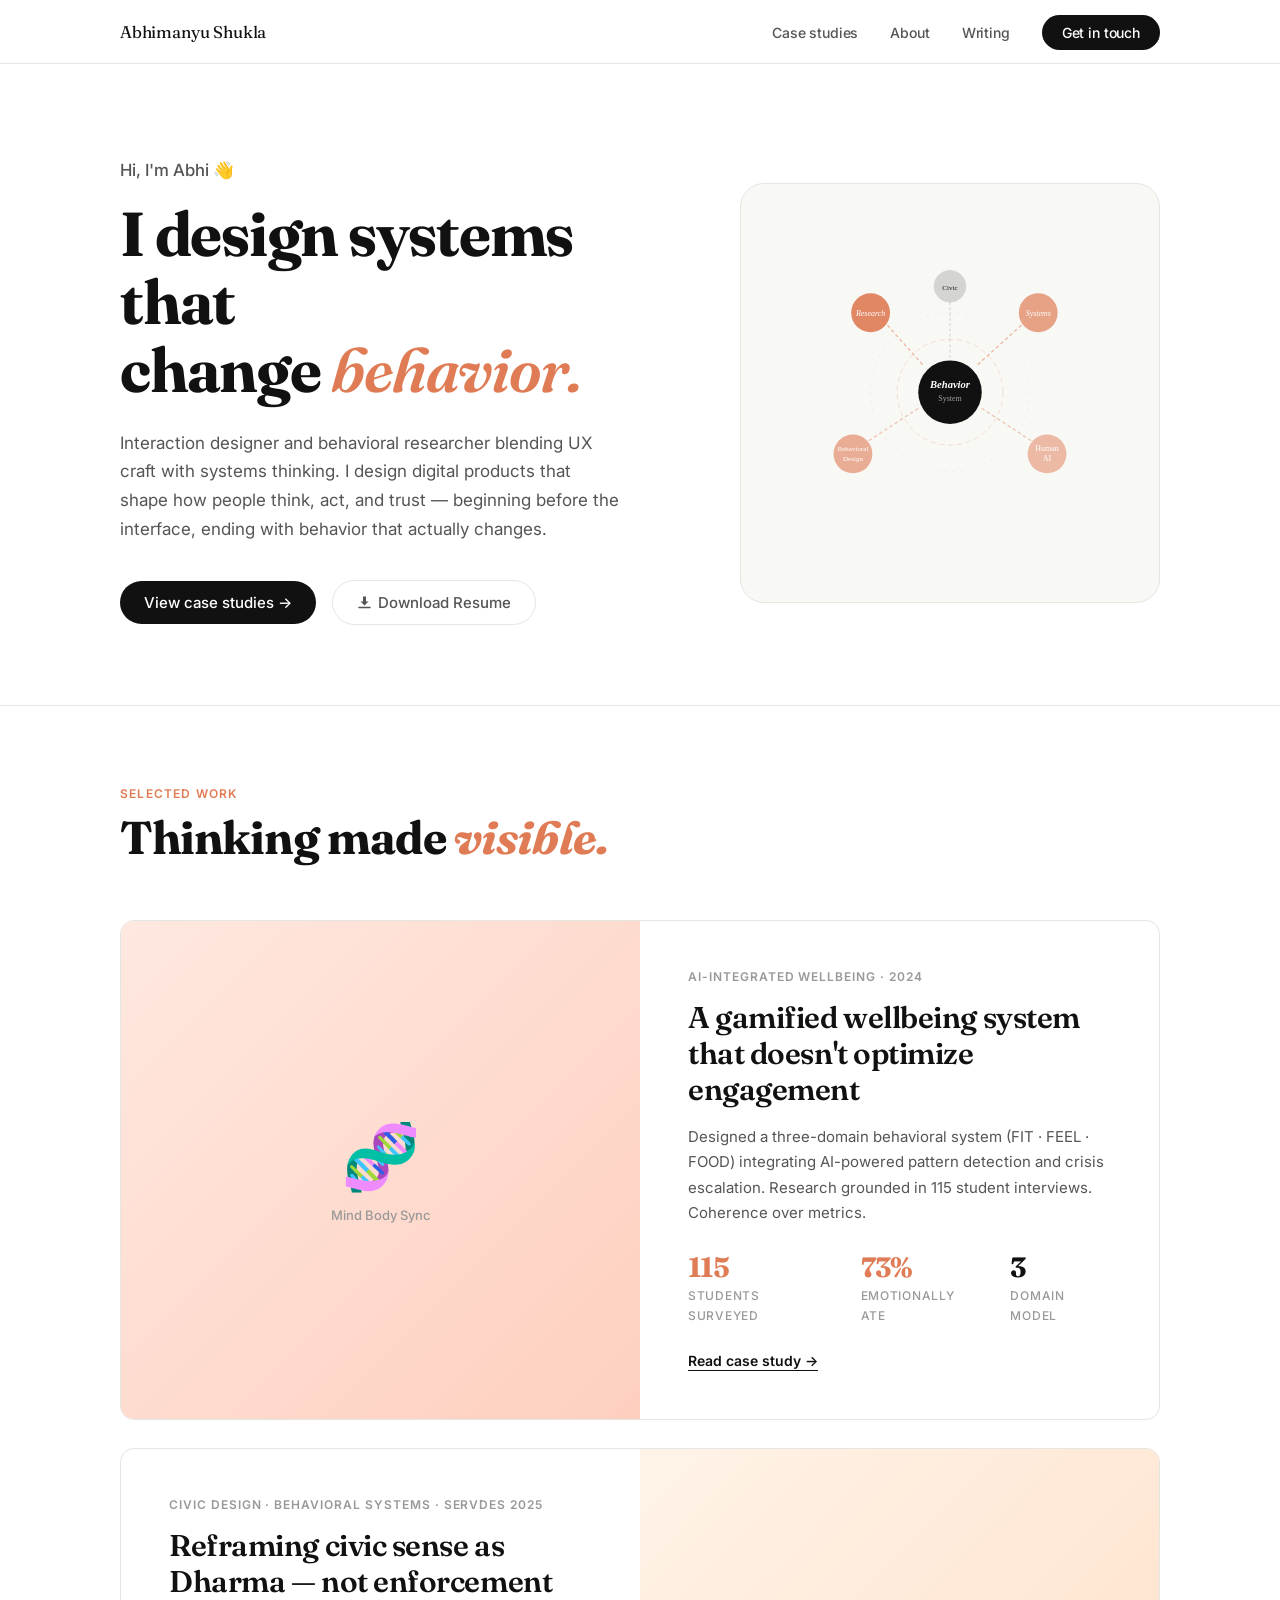
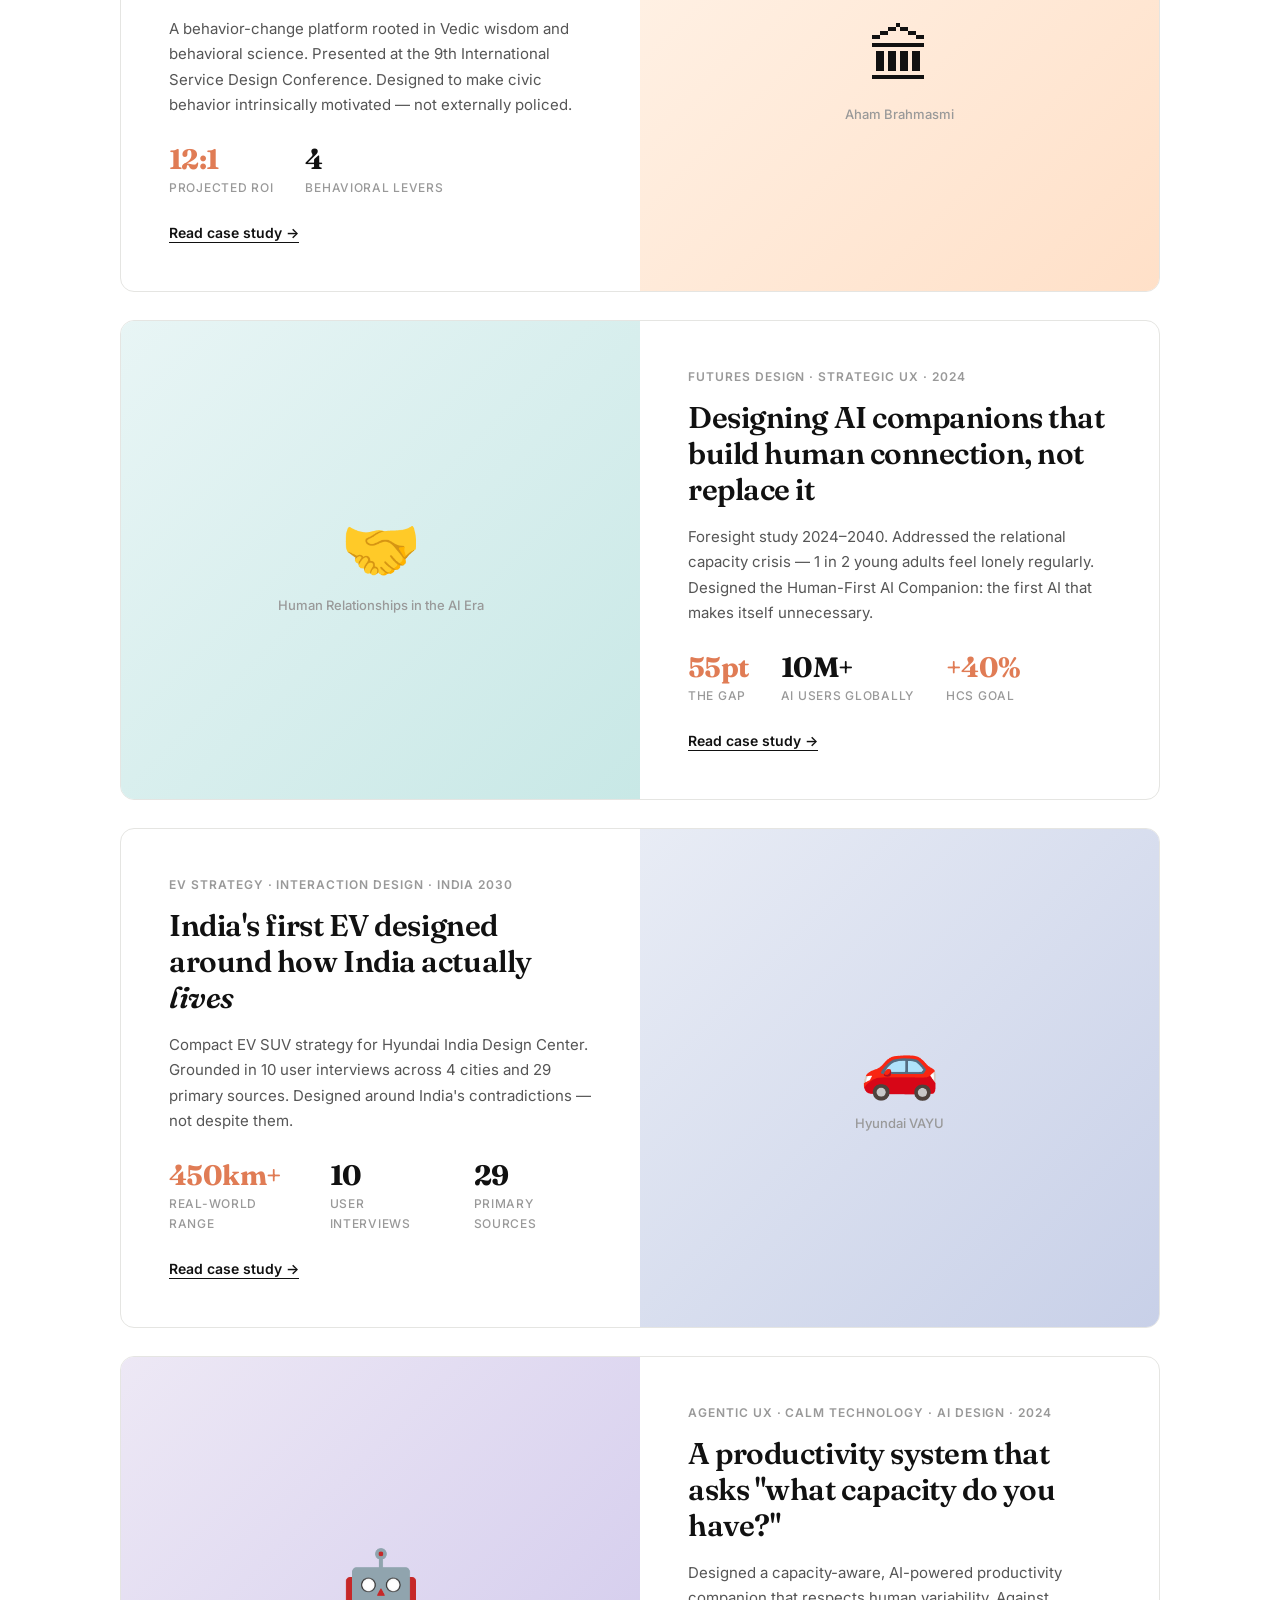
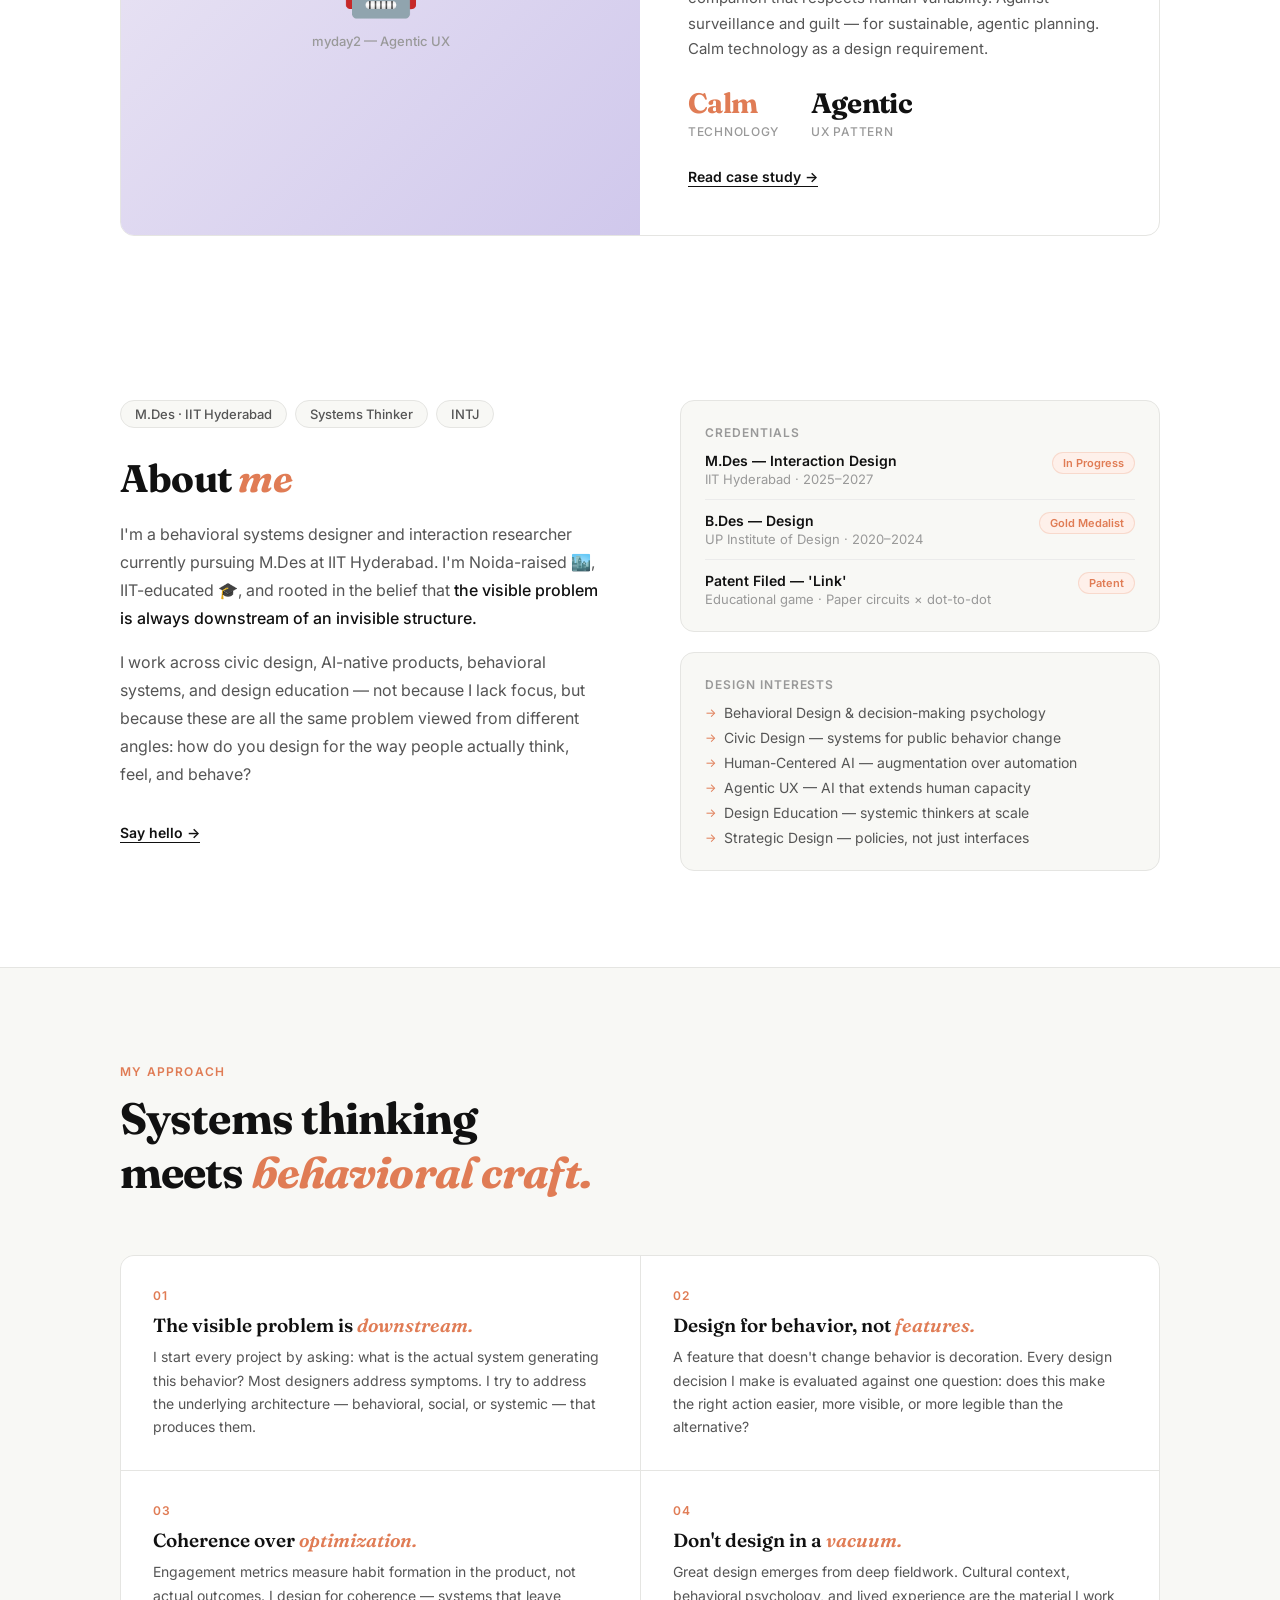
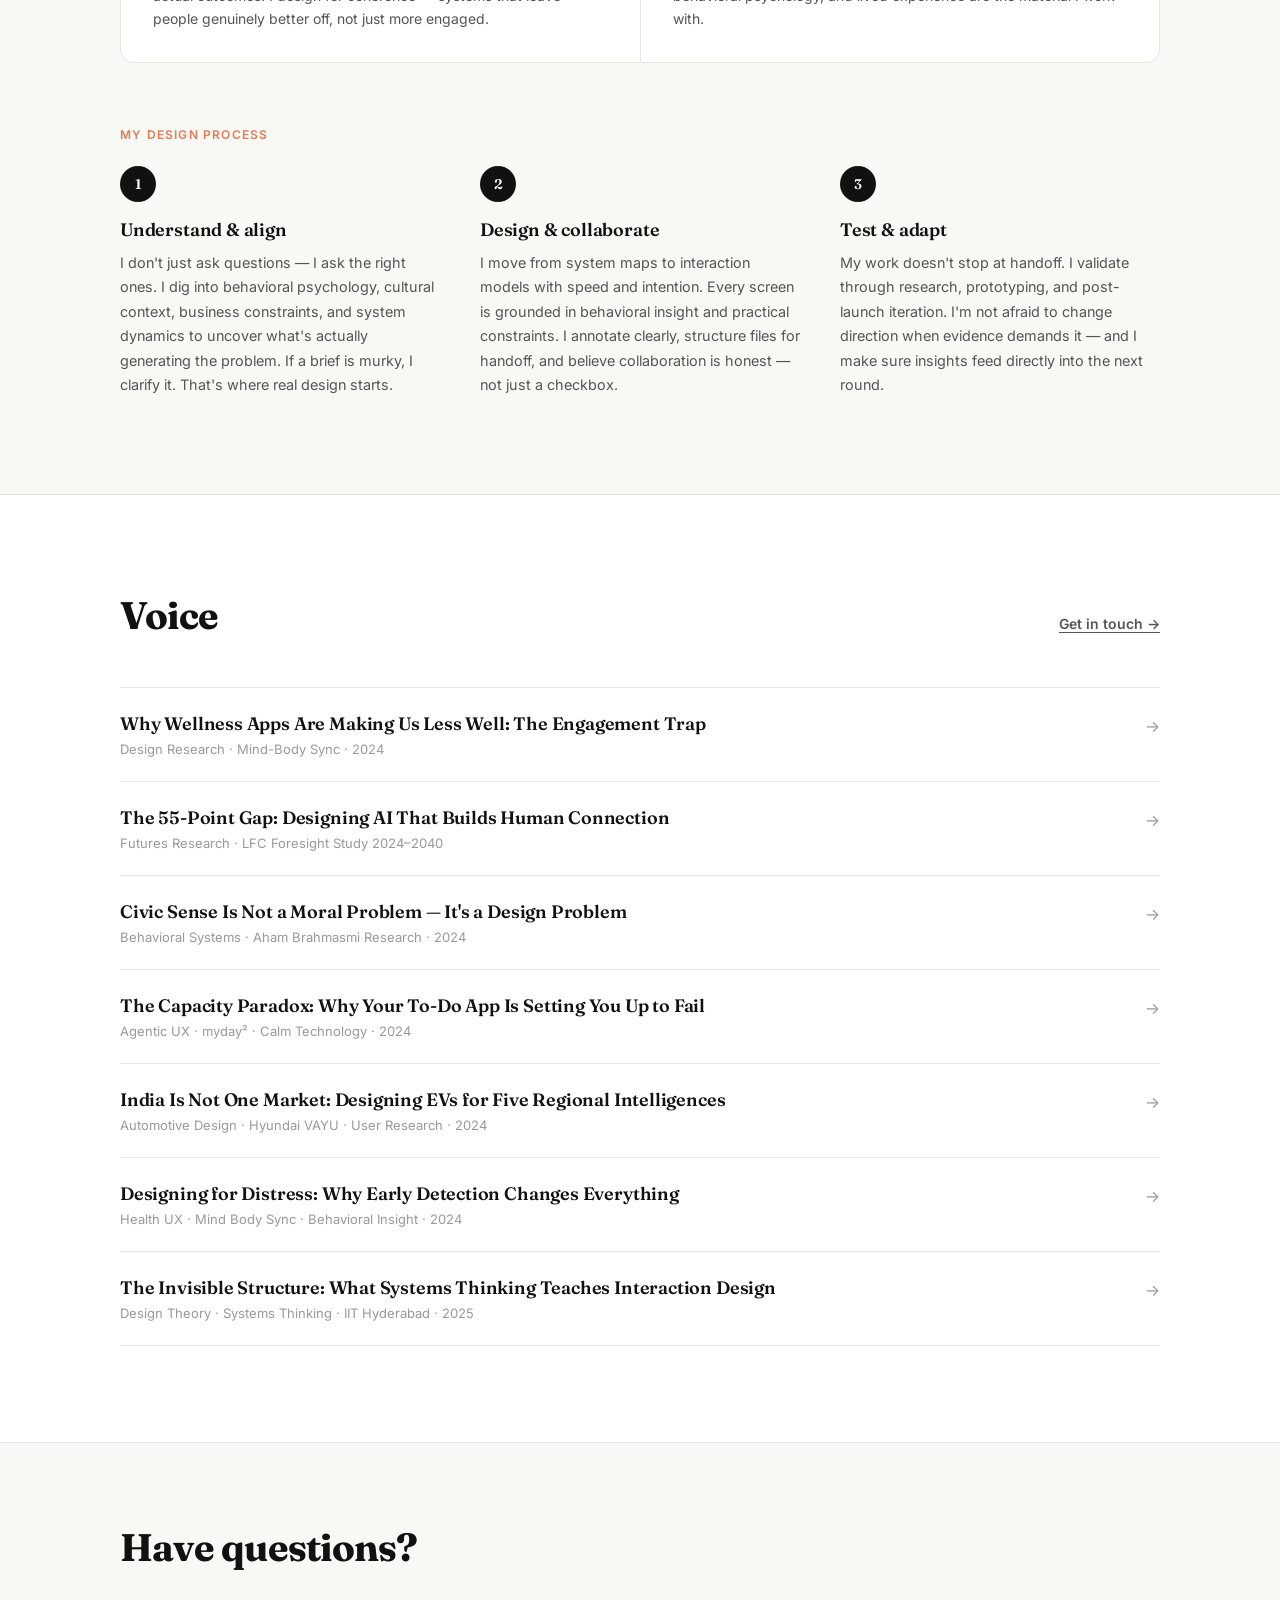
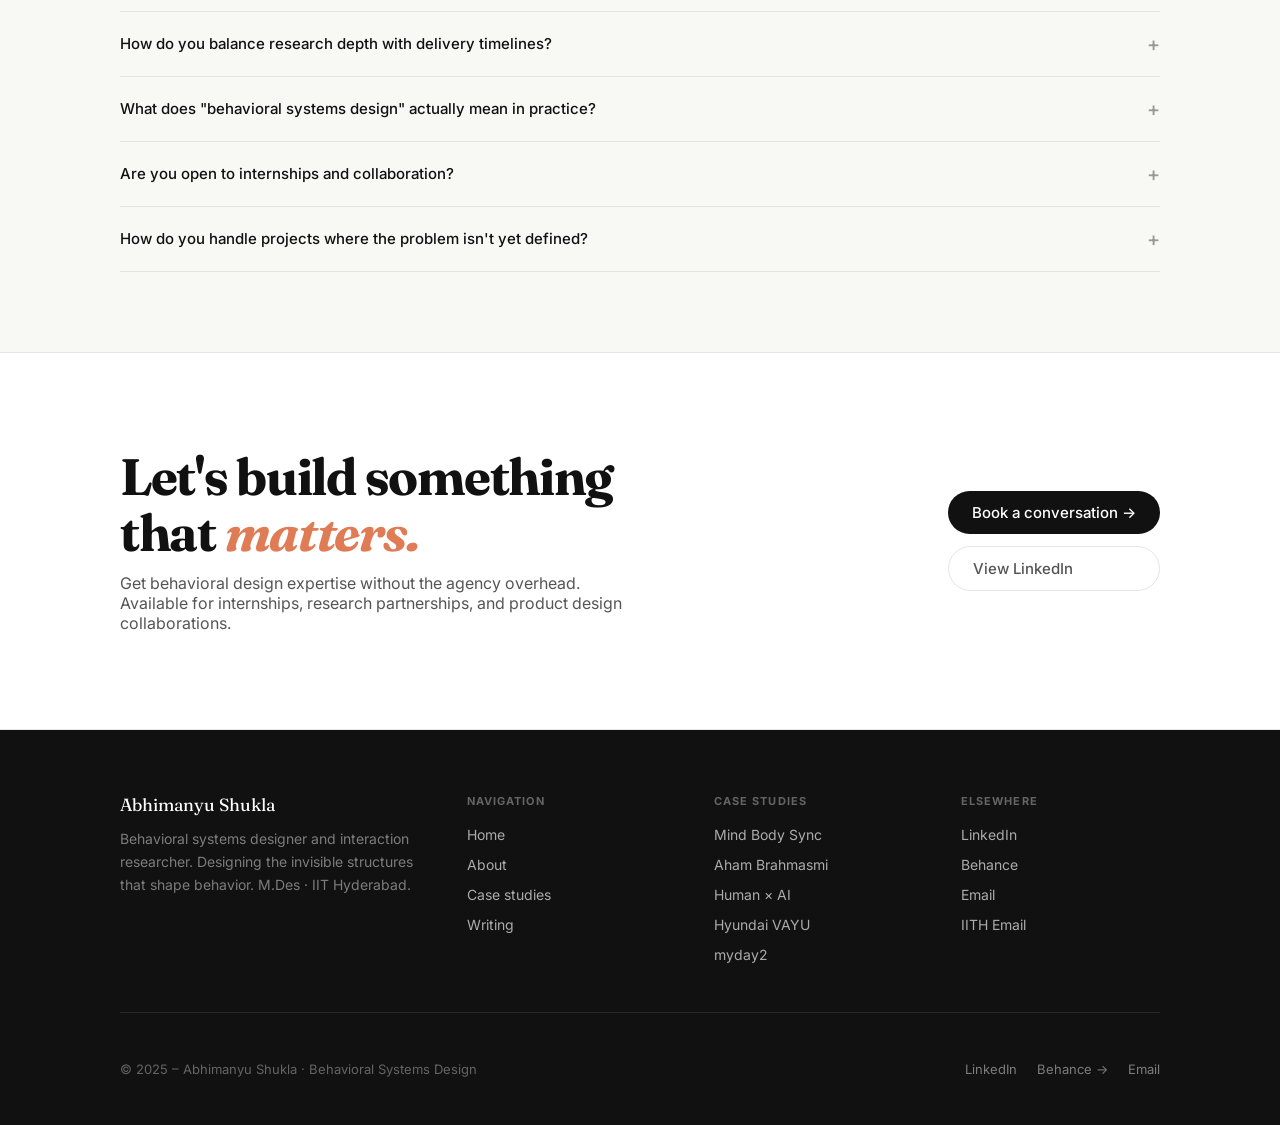
<file: index.html>
<!DOCTYPE html>
<html lang="en">
<head>
<meta charset="UTF-8">
<meta name="viewport" content="width=device-width, initial-scale=1.0">
<title>Abhimanyu Shukla — Behavioral Systems Designer</title>
<meta name="description" content="Interaction designer & behavioral researcher blending UX craft with systems thinking. M.Des student at IIT Hyderabad. B.Des Gold Medalist.">
<link rel="preconnect" href="https://fonts.googleapis.com">
<link href="https://fonts.googleapis.com/css2?family=Fraunces:ital,opsz,wght@0,9..144,300;0,9..144,400;0,9..144,600;0,9..144,700;1,9..144,300;1,9..144,400;1,9..144,600&family=Inter:wght@300;400;500;600&display=swap" rel="stylesheet">
<style>
/* ══════════════════════════════
   DESIGN TOKENS — Jessica Goldman Style
══════════════════════════════ */
:root {
  --bg:        #FFFFFF;
  --bg-alt:    #F8F8F5;
  --bg-card:   #FAFAF8;
  --text:      #111111;
  --text-2:    #555555;
  --text-3:    #999999;
  --border:    #E5E5E2;
  --border-2:  #EBEBEB;
  --accent:    #E07C55;
  --accent-lt: #FEF0EA;
  --serif: 'Fraunces', Georgia, serif;
  --sans:  'Inter', -apple-system, BlinkMacSystemFont, sans-serif;
  --max:   1120px;
  --r:     14px;
}
*, *::before, *::after { margin: 0; padding: 0; box-sizing: border-box; }
html { scroll-behavior: smooth; font-size: 16px; }
body {
  font-family: var(--sans);
  background: var(--bg);
  color: var(--text);
  -webkit-font-smoothing: antialiased;
  overflow-x: hidden;
}
img { max-width: 100%; display: block; }
a { color: inherit; text-decoration: none; }

/* ══════════════════════════════
   CONTAINER
══════════════════════════════ */
.container {
  max-width: var(--max);
  margin: 0 auto;
  padding: 0 40px;
}

/* ══════════════════════════════
   NAVIGATION
══════════════════════════════ */
nav {
  position: sticky;
  top: 0;
  background: rgba(255,255,255,0.95);
  backdrop-filter: blur(20px);
  -webkit-backdrop-filter: blur(20px);
  border-bottom: 1px solid var(--border);
  z-index: 1000;
  height: 64px;
}
.nav-inner {
  max-width: var(--max);
  margin: 0 auto;
  padding: 0 40px;
  height: 100%;
  display: flex;
  align-items: center;
  justify-content: space-between;
}
.nav-logo {
  font-family: var(--serif);
  font-size: 1.05rem;
  font-weight: 400;
  color: var(--text);
  letter-spacing: -0.01em;
}
.nav-links {
  display: flex;
  align-items: center;
  gap: 32px;
  list-style: none;
}
.nav-links a {
  font-size: 0.875rem;
  font-weight: 500;
  color: var(--text-2);
  transition: color 0.15s;
  letter-spacing: -0.01em;
}
.nav-links a:hover { color: var(--text); }
.nav-cta {
  background: var(--text) !important;
  color: var(--bg) !important;
  padding: 9px 20px;
  border-radius: 100px;
  font-size: 0.875rem !important;
  font-weight: 500 !important;
  transition: background 0.2s !important;
}
.nav-cta:hover { background: #333 !important; }

/* ══════════════════════════════
   HERO
══════════════════════════════ */
.hero {
  padding: 96px 0 80px;
  border-bottom: 1px solid var(--border);
}
.hero-inner {
  max-width: var(--max);
  margin: 0 auto;
  padding: 0 40px;
  display: grid;
  grid-template-columns: 1fr 420px;
  gap: 80px;
  align-items: center;
}
.hero-greeting {
  font-size: 1.05rem;
  font-weight: 500;
  color: var(--text-2);
  margin-bottom: 20px;
  display: flex;
  align-items: center;
  gap: 8px;
}
.hero-h1 {
  font-family: var(--serif);
  font-size: clamp(42px, 5vw, 62px);
  font-weight: 700;
  line-height: 1.1;
  letter-spacing: -0.02em;
  color: var(--text);
  margin-bottom: 24px;
}
.hero-h1 em {
  font-style: italic;
  color: var(--accent);
  font-weight: 600;
}
.hero-sub {
  font-size: 1.0625rem;
  line-height: 1.7;
  color: var(--text-2);
  max-width: 500px;
  margin-bottom: 36px;
  font-weight: 400;
}
.hero-actions {
  display: flex;
  align-items: center;
  gap: 16px;
  flex-wrap: wrap;
}
.btn {
  display: inline-flex;
  align-items: center;
  gap: 6px;
  font-size: 0.9375rem;
  font-weight: 500;
  padding: 12px 24px;
  border-radius: 100px;
  transition: all 0.2s;
  cursor: pointer;
  white-space: nowrap;
}
.btn-primary {
  background: var(--text);
  color: white;
}
.btn-primary:hover { background: #333; }
.btn-ghost {
  color: var(--text-2);
  border: 1px solid var(--border);
  background: transparent;
}
.btn-ghost:hover { border-color: var(--text-2); color: var(--text); }

/* Hero Illustration */
.hero-illustration {
  aspect-ratio: 1;
  border-radius: 24px;
  background: var(--bg-alt);
  border: 1px solid var(--border);
  display: flex;
  flex-direction: column;
  align-items: center;
  justify-content: center;
  padding: 40px;
  position: relative;
  overflow: hidden;
}
.hero-illo-inner {
  width: 100%;
  height: 100%;
  display: flex;
  align-items: center;
  justify-content: center;
}

/* ══════════════════════════════
   LOGO BAR
══════════════════════════════ */
.logo-bar {
  padding: 36px 0;
  border-bottom: 1px solid var(--border);
}
.logo-bar-inner {
  display: flex;
  align-items: center;
  justify-content: center;
  gap: 48px;
  flex-wrap: wrap;
}
.logo-item {
  font-size: 0.8125rem;
  font-weight: 600;
  color: var(--text-3);
  letter-spacing: 0.06em;
  text-transform: uppercase;
  white-space: nowrap;
}

/* ══════════════════════════════
   CASE STUDY CARDS
══════════════════════════════ */
.case-studies {
  padding: 80px 0 40px;
}
.case-studies-header {
  margin-bottom: 56px;
}
.section-eyebrow {
  font-size: 0.75rem;
  font-weight: 600;
  color: var(--accent);
  text-transform: uppercase;
  letter-spacing: 0.1em;
  margin-bottom: 12px;
}
.case-studies-header h2 {
  font-family: var(--serif);
  font-size: clamp(32px, 4vw, 46px);
  font-weight: 700;
  letter-spacing: -0.02em;
  line-height: 1.1;
}
.case-studies-header h2 em {
  font-style: italic;
  color: var(--accent);
}

/* Card */
.case-card {
  display: grid;
  grid-template-columns: 1fr 1fr;
  gap: 0;
  border: 1px solid var(--border);
  border-radius: var(--r);
  overflow: hidden;
  margin-bottom: 28px;
  transition: box-shadow 0.25s, transform 0.25s;
  background: var(--bg);
  text-decoration: none;
  color: inherit;
  cursor: pointer;
}
.case-card:hover {
  box-shadow: 0 12px 40px rgba(0,0,0,0.09);
  transform: translateY(-2px);
}
.case-card.reverse { grid-template-columns: 1fr 1fr; }
.case-card.reverse .case-card-visual { order: 2; }
.case-card.reverse .case-card-body { order: 1; }

/* Card — full width variant */
.case-card.full { grid-template-columns: 1fr; }
.case-card.full .case-card-visual { height: 380px; }

.case-card-visual {
  background: var(--bg-alt);
  position: relative;
  overflow: hidden;
  min-height: 320px;
}
.case-card-visual img {
  width: 100%;
  height: 100%;
  object-fit: cover;
  object-position: top center;
  transition: transform 0.4s ease;
}
.case-card:hover .case-card-visual img { transform: scale(1.02); }

.case-card-visual-placeholder {
  width: 100%;
  height: 100%;
  display: flex;
  flex-direction: column;
  align-items: center;
  justify-content: center;
  font-size: 64px;
  gap: 12px;
}
.case-card-visual-placeholder span {
  font-size: 13px;
  font-weight: 500;
  color: var(--text-3);
}

.case-card-body {
  padding: 48px;
  display: flex;
  flex-direction: column;
  justify-content: center;
  gap: 0;
}
.case-card-tag {
  font-size: 0.75rem;
  font-weight: 600;
  color: var(--text-3);
  text-transform: uppercase;
  letter-spacing: 0.08em;
  margin-bottom: 16px;
}
.case-card-title {
  font-family: var(--serif);
  font-size: clamp(22px, 2.5vw, 30px);
  font-weight: 600;
  letter-spacing: -0.015em;
  line-height: 1.2;
  margin-bottom: 16px;
  color: var(--text);
}
.case-card-desc {
  font-size: 0.9375rem;
  line-height: 1.7;
  color: var(--text-2);
  margin-bottom: 24px;
}
.case-card-stats {
  display: flex;
  gap: 32px;
  margin-bottom: 28px;
}
.stat-block {}
.stat-num {
  font-family: var(--serif);
  font-size: 1.75rem;
  font-weight: 700;
  color: var(--text);
  display: block;
  letter-spacing: -0.02em;
}
.stat-num.accent { color: var(--accent); }
.stat-desc {
  font-size: 0.75rem;
  font-weight: 500;
  color: var(--text-3);
  text-transform: uppercase;
  letter-spacing: 0.06em;
}
.case-card-link {
  display: inline-flex;
  align-items: center;
  gap: 6px;
  font-size: 0.875rem;
  font-weight: 600;
  color: var(--text);
  border-bottom: 1.5px solid var(--text);
  padding-bottom: 1px;
  transition: color 0.15s, border-color 0.15s;
  width: fit-content;
}
.case-card-link:hover { color: var(--accent); border-color: var(--accent); }

/* ══════════════════════════════
   STATS HIGHLIGHT BAR
══════════════════════════════ */
.highlight-bar {
  background: var(--bg-alt);
  border-top: 1px solid var(--border);
  border-bottom: 1px solid var(--border);
  padding: 48px 0;
  margin: 48px 0 0;
}
.highlight-bar-inner {
  display: grid;
  grid-template-columns: repeat(3, 1fr);
  gap: 0;
}
.highlight-item {
  text-align: center;
  padding: 0 32px;
  border-right: 1px solid var(--border);
}
.highlight-item:last-child { border-right: none; }
.hi-num {
  font-family: var(--serif);
  font-size: 3rem;
  font-weight: 700;
  color: var(--text);
  letter-spacing: -0.03em;
  display: block;
  margin-bottom: 8px;
}
.hi-num em { font-style: italic; color: var(--accent); }
.hi-label {
  font-size: 0.875rem;
  color: var(--text-2);
  font-weight: 400;
}

/* ══════════════════════════════
   ABOUT SECTION
══════════════════════════════ */
.about-section {
  padding: 96px 0;
  border-bottom: 1px solid var(--border);
}
.about-grid {
  display: grid;
  grid-template-columns: 1fr 1fr;
  gap: 80px;
  align-items: start;
}
.about-left {}
.about-tags-row {
  display: flex;
  gap: 8px;
  flex-wrap: wrap;
  margin-bottom: 28px;
}
.tag-pill {
  background: var(--bg-alt);
  border: 1px solid var(--border);
  border-radius: 100px;
  padding: 5px 14px;
  font-size: 0.8125rem;
  font-weight: 500;
  color: var(--text-2);
}
.about-h2 {
  font-family: var(--serif);
  font-size: clamp(28px, 3vw, 40px);
  font-weight: 700;
  letter-spacing: -0.02em;
  line-height: 1.15;
  margin-bottom: 20px;
}
.about-h2 em { font-style: italic; color: var(--accent); }
.about-p {
  font-size: 1rem;
  line-height: 1.75;
  color: var(--text-2);
  margin-bottom: 16px;
}
.about-p strong { color: var(--text); font-weight: 500; }
.about-p:last-of-type { margin-bottom: 28px; }

.about-right {
  display: flex;
  flex-direction: column;
  gap: 20px;
}
.about-card {
  background: var(--bg-alt);
  border: 1px solid var(--border);
  border-radius: var(--r);
  padding: 24px;
}
.about-card-label {
  font-size: 0.75rem;
  font-weight: 600;
  color: var(--text-3);
  text-transform: uppercase;
  letter-spacing: 0.08em;
  margin-bottom: 12px;
}
.cred-row {
  display: flex;
  flex-direction: column;
  gap: 12px;
}
.cred-entry {
  display: flex;
  justify-content: space-between;
  align-items: flex-start;
  padding-bottom: 12px;
  border-bottom: 1px solid var(--border-2);
  gap: 12px;
}
.cred-entry:last-child { border-bottom: none; padding-bottom: 0; }
.cred-name {
  font-size: 0.875rem;
  font-weight: 600;
  color: var(--text);
  margin-bottom: 2px;
}
.cred-sub {
  font-size: 0.8125rem;
  color: var(--text-3);
}
.cred-chip {
  font-size: 0.6875rem;
  font-weight: 600;
  color: var(--accent);
  background: var(--accent-lt);
  border: 1px solid rgba(224,124,85,0.2);
  border-radius: 100px;
  padding: 3px 10px;
  white-space: nowrap;
  flex-shrink: 0;
}
.interest-list {
  display: flex;
  flex-direction: column;
  gap: 8px;
}
.interest-item {
  display: flex;
  align-items: center;
  gap: 8px;
  font-size: 0.875rem;
  color: var(--text-2);
}
.interest-item::before {
  content: '→';
  color: var(--accent);
  font-size: 0.75rem;
  flex-shrink: 0;
}

/* ══════════════════════════════
   APPROACH SECTION
══════════════════════════════ */
.approach-section {
  padding: 96px 0;
  border-bottom: 1px solid var(--border);
  background: var(--bg-alt);
}
.approach-header {
  margin-bottom: 56px;
}
.approach-header h2 {
  font-family: var(--serif);
  font-size: clamp(30px, 3.5vw, 44px);
  font-weight: 700;
  letter-spacing: -0.02em;
  max-width: 600px;
}
.approach-header h2 em { font-style: italic; color: var(--accent); }
.principles-grid {
  display: grid;
  grid-template-columns: repeat(2, 1fr);
  gap: 1px;
  background: var(--border);
  border: 1px solid var(--border);
  border-radius: var(--r);
  overflow: hidden;
  margin-bottom: 64px;
}
.principle {
  background: var(--bg);
  padding: 32px;
}
.principle-num {
  font-size: 0.75rem;
  font-weight: 600;
  color: var(--accent);
  text-transform: uppercase;
  letter-spacing: 0.1em;
  margin-bottom: 10px;
}
.principle-title {
  font-family: var(--serif);
  font-size: 1.1875rem;
  font-weight: 600;
  color: var(--text);
  margin-bottom: 8px;
  line-height: 1.3;
}
.principle-title em { font-style: italic; color: var(--accent); }
.principle-body {
  font-size: 0.875rem;
  color: var(--text-2);
  line-height: 1.65;
}

/* Process */
.process-grid {
  display: grid;
  grid-template-columns: repeat(3, 1fr);
  gap: 40px;
}
.process-step {}
.process-num {
  width: 36px;
  height: 36px;
  border-radius: 50%;
  background: var(--text);
  color: white;
  display: flex;
  align-items: center;
  justify-content: center;
  font-size: 0.875rem;
  font-weight: 600;
  margin-bottom: 16px;
  font-family: var(--serif);
}
.process-title {
  font-family: var(--serif);
  font-size: 1.125rem;
  font-weight: 600;
  color: var(--text);
  margin-bottom: 10px;
  letter-spacing: -0.01em;
}
.process-body {
  font-size: 0.9rem;
  color: var(--text-2);
  line-height: 1.7;
}

/* ══════════════════════════════
   TESTIMONIALS
══════════════════════════════ */
.testimonials {
  padding: 96px 0;
  border-bottom: 1px solid var(--border);
}
.testimonials h2 {
  font-family: var(--serif);
  font-size: clamp(28px, 3vw, 40px);
  font-weight: 700;
  letter-spacing: -0.02em;
  margin-bottom: 48px;
}
.testimonials-grid {
  display: grid;
  grid-template-columns: 1fr 1fr;
  gap: 24px;
}
.testimonial-card {
  background: var(--bg-alt);
  border: 1px solid var(--border);
  border-radius: var(--r);
  padding: 36px;
}
.testi-quote {
  font-size: 0.9375rem;
  line-height: 1.75;
  color: var(--text-2);
  margin-bottom: 24px;
}
.testi-quote strong { color: var(--text); font-weight: 500; }
.testi-person {
  display: flex;
  align-items: center;
  gap: 12px;
}
.testi-avatar {
  width: 44px;
  height: 44px;
  border-radius: 50%;
  background: var(--border);
  display: flex;
  align-items: center;
  justify-content: center;
  font-size: 1.25rem;
}
.testi-name {
  font-size: 0.875rem;
  font-weight: 600;
  color: var(--text);
  margin-bottom: 2px;
}
.testi-role {
  font-size: 0.8125rem;
  color: var(--text-3);
}

/* ══════════════════════════════
   VOICE SECTION
══════════════════════════════ */
.voice-section {
  padding: 96px 0;
  border-bottom: 1px solid var(--border);
}
.voice-header {
  display: flex;
  justify-content: space-between;
  align-items: baseline;
  margin-bottom: 48px;
}
.voice-header h2 {
  font-family: var(--serif);
  font-size: clamp(28px, 3vw, 40px);
  font-weight: 700;
  letter-spacing: -0.02em;
}
.voice-header a {
  font-size: 0.875rem;
  font-weight: 600;
  color: var(--text-2);
  text-decoration: underline;
  text-underline-offset: 3px;
}
.voice-header a:hover { color: var(--text); }
.voice-list { display: flex; flex-direction: column; }
.voice-item {
  display: grid;
  grid-template-columns: 1fr auto;
  gap: 20px;
  align-items: start;
  padding: 24px 0;
  border-bottom: 1px solid var(--border);
  cursor: pointer;
  transition: background 0.15s;
}
.voice-item:first-child { border-top: 1px solid var(--border); }
.voice-item:hover .voice-title { color: var(--accent); }
.voice-title {
  font-family: var(--serif);
  font-size: 1.125rem;
  font-weight: 600;
  color: var(--text);
  margin-bottom: 6px;
  letter-spacing: -0.01em;
  transition: color 0.15s;
}
.voice-meta {
  font-size: 0.8125rem;
  color: var(--text-3);
}
.voice-arrow {
  font-size: 1rem;
  color: var(--text-3);
  padding-top: 4px;
  transition: transform 0.2s;
}
.voice-item:hover .voice-arrow { transform: translateX(3px); }

/* ══════════════════════════════
   FAQ SECTION
══════════════════════════════ */
.faq-section {
  padding: 80px 0;
  border-bottom: 1px solid var(--border);
  background: var(--bg-alt);
}
.faq-section h2 {
  font-family: var(--serif);
  font-size: clamp(28px, 3vw, 40px);
  font-weight: 700;
  letter-spacing: -0.02em;
  margin-bottom: 40px;
}
.faq-list { display: flex; flex-direction: column; }
.faq-item {
  border-bottom: 1px solid var(--border);
}
.faq-item:first-child { border-top: 1px solid var(--border); }
.faq-q {
  width: 100%;
  display: flex;
  justify-content: space-between;
  align-items: center;
  padding: 20px 0;
  background: none;
  border: none;
  cursor: pointer;
  font-family: var(--sans);
  font-size: 0.9375rem;
  font-weight: 500;
  color: var(--text);
  text-align: left;
  gap: 16px;
  transition: color 0.15s;
}
.faq-q:hover { color: var(--accent); }
.faq-icon {
  font-size: 1.25rem;
  color: var(--text-3);
  transition: transform 0.2s;
  flex-shrink: 0;
}
.faq-item.open .faq-icon { transform: rotate(45deg); }
.faq-a {
  font-size: 0.9rem;
  line-height: 1.75;
  color: var(--text-2);
  padding-bottom: 20px;
  display: none;
}
.faq-item.open .faq-a { display: block; }

/* ══════════════════════════════
   CTA
══════════════════════════════ */
.cta-section {
  padding: 96px 0;
  border-bottom: 1px solid var(--border);
}
.cta-inner {
  display: grid;
  grid-template-columns: 1fr auto;
  gap: 48px;
  align-items: center;
}
.cta-h2 {
  font-family: var(--serif);
  font-size: clamp(32px, 4vw, 52px);
  font-weight: 700;
  letter-spacing: -0.025em;
  line-height: 1.1;
  margin-bottom: 12px;
}
.cta-h2 em { font-style: italic; color: var(--accent); }
.cta-sub {
  font-size: 1rem;
  color: var(--text-2);
  max-width: 520px;
}
.cta-buttons {
  display: flex;
  flex-direction: column;
  gap: 12px;
  flex-shrink: 0;
}

/* ══════════════════════════════
   FOOTER
══════════════════════════════ */
footer {
  background: var(--text);
  color: white;
  padding: 64px 0 48px;
}
.footer-inner {
  display: grid;
  grid-template-columns: 1.5fr 1fr 1fr 1fr;
  gap: 48px;
  padding-bottom: 48px;
  margin-bottom: 48px;
  border-bottom: 1px solid rgba(255,255,255,0.1);
}
.footer-brand .footer-logo {
  font-family: var(--serif);
  font-size: 1.1rem;
  font-weight: 400;
  color: white;
  margin-bottom: 12px;
}
.footer-tagline {
  font-size: 0.875rem;
  color: rgba(255,255,255,0.45);
  line-height: 1.65;
}
.footer-col-label {
  font-size: 0.6875rem;
  font-weight: 700;
  color: rgba(255,255,255,0.35);
  text-transform: uppercase;
  letter-spacing: 0.1em;
  margin-bottom: 16px;
}
.footer-links { list-style: none; display: flex; flex-direction: column; gap: 10px; }
.footer-links a {
  font-size: 0.875rem;
  color: rgba(255,255,255,0.65);
  transition: color 0.15s;
}
.footer-links a:hover { color: white; }
.footer-bottom {
  display: flex;
  justify-content: space-between;
  align-items: center;
}
.footer-copy {
  font-size: 0.8125rem;
  color: rgba(255,255,255,0.35);
}
.footer-social {
  display: flex;
  gap: 20px;
}
.footer-social a {
  font-size: 0.8125rem;
  color: rgba(255,255,255,0.45);
  transition: color 0.15s;
}
.footer-social a:hover { color: white; }

/* ══════════════════════════════
   RESPONSIVE
══════════════════════════════ */
@media (max-width: 900px) {
  .hero-inner { grid-template-columns: 1fr; gap: 48px; }
  .hero-illustration { max-width: 400px; }
  .case-card { grid-template-columns: 1fr !important; }
  .case-card-visual { min-height: 240px; order: 1 !important; }
  .case-card-body { order: 2 !important; padding: 32px; }
  .about-grid { grid-template-columns: 1fr; gap: 48px; }
  .principles-grid { grid-template-columns: 1fr; }
  .process-grid { grid-template-columns: 1fr; gap: 32px; }
  .testimonials-grid { grid-template-columns: 1fr; }
  .highlight-bar-inner { grid-template-columns: 1fr; text-align: center; }
  .highlight-item { border-right: none; border-bottom: 1px solid var(--border); padding: 20px 0; }
  .highlight-item:last-child { border-bottom: none; }
  .cta-inner { grid-template-columns: 1fr; }
  .footer-inner { grid-template-columns: 1fr 1fr; gap: 32px; }
  .container { padding: 0 24px; }
  .nav-inner { padding: 0 24px; }
  .hero-inner { padding: 0 24px; }
  .voice-header { flex-direction: column; gap: 12px; }
}
@media (max-width: 600px) {
  .nav-links { gap: 16px; }
  .footer-inner { grid-template-columns: 1fr; }
  .footer-bottom { flex-direction: column; gap: 12px; text-align: center; }
  .hero { padding: 64px 0 56px; }
}
</style>
</head>
<body>

<!-- ════════════ NAVIGATION ════════════ -->
<nav>
  <div class="nav-inner">
    <a href="index.html" class="nav-logo">Abhimanyu Shukla</a>
    <ul class="nav-links">
      <li><a href="#case-studies">Case studies</a></li>
      <li><a href="#about">About</a></li>
      <li><a href="#voice">Writing</a></li>
      <li><a href="mailto:abhimanyushukla1709@gmail.com" class="nav-cta">Get in touch</a></li>
    </ul>
  </div>
</nav>

<!-- ════════════ HERO ════════════ -->
<section class="hero">
  <div class="hero-inner">
    <div class="hero-text">
      <p class="hero-greeting">Hi, I'm Abhi 👋</p>
      <h1 class="hero-h1">
        I design systems that<br>change <em>behavior.</em>
      </h1>
      <p class="hero-sub">
        Interaction designer and behavioral researcher blending UX craft with systems thinking. I design digital products that shape how people think, act, and trust — beginning before the interface, ending with behavior that actually changes.
      </p>
      <div class="hero-actions">
        <a href="#case-studies" class="btn btn-primary">View case studies →</a>
        <a href="Abhimanyu_Resume.pdf" download="Abhimanyu_Shukla_Resume.pdf" class="btn btn-ghost">
          <svg width="15" height="15" viewBox="0 0 15 15" fill="none" xmlns="http://www.w3.org/2000/svg" style="flex-shrink:0;">
            <path d="M7.5 10.5L3.5 6.5H6V1.5H9V6.5H11.5L7.5 10.5Z" fill="currentColor"/>
            <path d="M2 12.5H13" stroke="currentColor" stroke-width="1.5" stroke-linecap="round"/>
          </svg>
          Download Resume
        </a>
      </div>
    </div>
    <div class="hero-illustration">
      <div class="hero-illo-inner">
        <!-- SVG System Map Illustration -->
        <svg viewBox="0 0 340 320" fill="none" xmlns="http://www.w3.org/2000/svg" style="width:100%;max-width:300px;">
          <!-- Central node -->
          <circle cx="170" cy="160" r="36" fill="#111111" />
          <text x="170" y="155" text-anchor="middle" fill="white" font-family="Georgia, serif" font-size="12" font-style="italic" font-weight="600">Behavior</text>
          <text x="170" y="170" text-anchor="middle" fill="rgba(255,255,255,0.6)" font-family="Georgia, serif" font-size="9">System</text>
          <!-- Satellite nodes -->
          <circle cx="80" cy="70" r="22" fill="#E07C55" opacity="0.9" />
          <text x="80" y="74" text-anchor="middle" fill="white" font-family="Georgia, serif" font-size="9" font-style="italic">Research</text>
          <circle cx="270" cy="70" r="22" fill="#E07C55" opacity="0.7" />
          <text x="270" y="74" text-anchor="middle" fill="white" font-family="Georgia, serif" font-size="9" font-style="italic">Systems</text>
          <circle cx="60" cy="230" r="22" fill="#E07C55" opacity="0.6" />
          <text x="60" y="227" text-anchor="middle" fill="white" font-family="Georgia, serif" font-size="8">Behavioral</text>
          <text x="60" y="238" text-anchor="middle" fill="white" font-family="Georgia, serif" font-size="8">Design</text>
          <circle cx="280" cy="230" r="22" fill="#E07C55" opacity="0.5" />
          <text x="280" y="227" text-anchor="middle" fill="white" font-family="Georgia, serif" font-size="9">Human</text>
          <text x="280" y="238" text-anchor="middle" fill="white" font-family="Georgia, serif" font-size="9">AI</text>
          <circle cx="170" cy="40" r="18" fill="#111" opacity="0.15" stroke="#111" stroke-width="1" />
          <text x="170" y="44" text-anchor="middle" fill="#111" font-family="Georgia, serif" font-size="8">Civic</text>
          <!-- Connections -->
          <line x1="99" y1="84" x2="140" y2="130" stroke="#E07C55" stroke-width="1.5" stroke-dasharray="4 3" opacity="0.5"/>
          <line x1="251" y1="84" x2="200" y2="130" stroke="#E07C55" stroke-width="1.5" stroke-dasharray="4 3" opacity="0.5"/>
          <line x1="78" y1="215" x2="136" y2="177" stroke="#E07C55" stroke-width="1.5" stroke-dasharray="4 3" opacity="0.4"/>
          <line x1="262" y1="215" x2="204" y2="177" stroke="#E07C55" stroke-width="1.5" stroke-dasharray="4 3" opacity="0.4"/>
          <line x1="170" y1="58" x2="170" y2="124" stroke="#111" stroke-width="1" stroke-dasharray="3 3" opacity="0.2"/>
          <!-- Ring -->
          <circle cx="170" cy="160" r="60" stroke="#E07C55" stroke-width="1" stroke-dasharray="6 4" opacity="0.25" />
          <circle cx="170" cy="160" r="90" stroke="#111" stroke-width="0.5" stroke-dasharray="3 6" opacity="0.1" />
        </svg>
      </div>
    </div>
  </div>
</section>

<!-- ════════════ LOGO BAR ════════════ -->

<!-- ════════════ CASE STUDIES ════════════ -->
<section class="case-studies" id="case-studies">
  <div class="container">
    <div class="case-studies-header">
      <p class="section-eyebrow">Selected Work</p>
      <h2>Thinking made <em>visible.</em></h2>
    </div>

    <!-- Card 1: Mind Body Sync -->
    <a href="case-mbs.html" class="case-card">
      <div class="case-card-visual" style="background:linear-gradient(135deg,#FFE8E0,#FECFBF);">
        <div class="case-card-visual-placeholder">
          🧬
          <span>Mind Body Sync</span>
        </div>
      </div>
      <div class="case-card-body">
        <p class="case-card-tag">AI-Integrated Wellbeing · 2024</p>
        <h3 class="case-card-title">A gamified wellbeing system that doesn't optimize engagement</h3>
        <p class="case-card-desc">Designed a three-domain behavioral system (FIT · FEEL · FOOD) integrating AI-powered pattern detection and crisis escalation. Research grounded in 115 student interviews. Coherence over metrics.</p>
        <div class="case-card-stats">
          <div class="stat-block">
            <span class="stat-num accent">115</span>
            <span class="stat-desc">Students Surveyed</span>
          </div>
          <div class="stat-block">
            <span class="stat-num accent">73%</span>
            <span class="stat-desc">Emotionally Ate</span>
          </div>
          <div class="stat-block">
            <span class="stat-num">3</span>
            <span class="stat-desc">Domain Model</span>
          </div>
        </div>
        <span class="case-card-link">Read case study →</span>
      </div>
    </a>

    <!-- Card 2: Aham Brahmasmi -->
    <a href="case-aham.html" class="case-card reverse">
      <div class="case-card-visual" style="background:linear-gradient(135deg,#FFF3E8,#FFE0C8);">
        <div class="case-card-visual-placeholder">
          🏛
          <span>Aham Brahmasmi</span>
        </div>
      </div>
      <div class="case-card-body">
        <p class="case-card-tag">Civic Design · Behavioral Systems · ServDes 2025</p>
        <h3 class="case-card-title">Reframing civic sense as Dharma — not enforcement</h3>
        <p class="case-card-desc">A behavior-change platform rooted in Vedic wisdom and behavioral science. Presented at the 9th International Service Design Conference. Designed to make civic behavior intrinsically motivated — not externally policed.</p>
        <div class="case-card-stats">
          <div class="stat-block">
            <span class="stat-num accent">12:1</span>
            <span class="stat-desc">Projected ROI</span>
          </div>
          <div class="stat-block">
            <span class="stat-num">4</span>
            <span class="stat-desc">Behavioral Levers</span>
          </div>
        </div>
        <span class="case-card-link">Read case study →</span>
      </div>
    </a>

    <!-- Card 3: Human AI -->
    <a href="case-humanai.html" class="case-card">
      <div class="case-card-visual" style="background:linear-gradient(135deg,#E8F5F5,#C8E8E6);">
        <div class="case-card-visual-placeholder">
          🤝
          <span>Human Relationships in the AI Era</span>
        </div>
      </div>
      <div class="case-card-body">
        <p class="case-card-tag">Futures Design · Strategic UX · 2024</p>
        <h3 class="case-card-title">Designing AI companions that build human connection, not replace it</h3>
        <p class="case-card-desc">Foresight study 2024–2040. Addressed the relational capacity crisis — 1 in 2 young adults feel lonely regularly. Designed the Human-First AI Companion: the first AI that makes itself unnecessary.</p>
        <div class="case-card-stats">
          <div class="stat-block">
            <span class="stat-num accent">55pt</span>
            <span class="stat-desc">The Gap</span>
          </div>
          <div class="stat-block">
            <span class="stat-num">10M+</span>
            <span class="stat-desc">AI Users Globally</span>
          </div>
          <div class="stat-block">
            <span class="stat-num accent">+40%</span>
            <span class="stat-desc">HCS Goal</span>
          </div>
        </div>
        <span class="case-card-link">Read case study →</span>
      </div>
    </a>

    <!-- Card 4: Hyundai VAYU -->
    <a href="case-vayu.html" class="case-card reverse">
      <div class="case-card-visual" style="background:linear-gradient(135deg,#E8ECF5,#C8D0E8);">
        <div class="case-card-visual-placeholder">
          🚗
          <span>Hyundai VAYU</span>
        </div>
      </div>
      <div class="case-card-body">
        <p class="case-card-tag">EV Strategy · Interaction Design · India 2030</p>
        <h3 class="case-card-title">India's first EV designed around how India actually <em>lives</em></h3>
        <p class="case-card-desc">Compact EV SUV strategy for Hyundai India Design Center. Grounded in 10 user interviews across 4 cities and 29 primary sources. Designed around India's contradictions — not despite them.</p>
        <div class="case-card-stats">
          <div class="stat-block">
            <span class="stat-num accent">450km+</span>
            <span class="stat-desc">Real-World Range</span>
          </div>
          <div class="stat-block">
            <span class="stat-num">10</span>
            <span class="stat-desc">User Interviews</span>
          </div>
          <div class="stat-block">
            <span class="stat-num">29</span>
            <span class="stat-desc">Primary Sources</span>
          </div>
        </div>
        <span class="case-card-link">Read case study →</span>
      </div>
    </a>

    <!-- Card 5: myday2 -->
    <a href="case-myday2.html" class="case-card">
      <div class="case-card-visual" style="background:linear-gradient(135deg,#EDE8F5,#D0C8EC);">
        <div class="case-card-visual-placeholder">
          🤖
          <span>myday2 — Agentic UX</span>
        </div>
      </div>
      <div class="case-card-body">
        <p class="case-card-tag">Agentic UX · Calm Technology · AI Design · 2024</p>
        <h3 class="case-card-title">A productivity system that asks "what capacity do you have?"</h3>
        <p class="case-card-desc">Designed a capacity-aware, AI-powered productivity companion that respects human variability. Against surveillance and guilt — for sustainable, agentic planning. Calm technology as a design requirement.</p>
        <div class="case-card-stats">
          <div class="stat-block">
            <span class="stat-num accent">Calm</span>
            <span class="stat-desc">Technology</span>
          </div>
          <div class="stat-block">
            <span class="stat-num">Agentic</span>
            <span class="stat-desc">UX Pattern</span>
          </div>
        </div>
        <span class="case-card-link">Read case study →</span>
      </div>
    </a>
  </div>
</section>


<!-- ════════════ ABOUT ════════════ -->
<section class="about-section" id="about">
  <div class="container">
    <div class="about-grid">
      <div class="about-left">
        <div class="about-tags-row">
          <span class="tag-pill">M.Des · IIT Hyderabad</span>
          <span class="tag-pill">Systems Thinker</span>
          <span class="tag-pill">INTJ</span>
        </div>
        <h2 class="about-h2">About <em>me</em></h2>
        <p class="about-p">
          I'm a behavioral systems designer and interaction researcher currently pursuing M.Des at IIT Hyderabad. I'm Noida-raised 🏙️, IIT-educated 🎓, and rooted in the belief that <strong>the visible problem is always downstream of an invisible structure.</strong>
        </p>
        <p class="about-p">
          I work across civic design, AI-native products, behavioral systems, and design education — not because I lack focus, but because these are all the same problem viewed from different angles: how do you design for the way people actually think, feel, and behave?
        </p>
        <a href="mailto:abhimanyushukla1709@gmail.com" class="case-card-link" style="margin-top:8px;">Say hello →</a>
      </div>
      <div class="about-right">
        <div class="about-card">
          <p class="about-card-label">Credentials</p>
          <div class="cred-row">
            <div class="cred-entry">
              <div>
                <div class="cred-name">M.Des — Interaction Design</div>
                <div class="cred-sub">IIT Hyderabad · 2025–2027</div>
              </div>
              <span class="cred-chip">In Progress</span>
            </div>
            <div class="cred-entry">
              <div>
                <div class="cred-name">B.Des — Design</div>
                <div class="cred-sub">UP Institute of Design · 2020–2024</div>
              </div>
              <span class="cred-chip">Gold Medalist</span>
            </div>
            <div class="cred-entry">
              <div>
                <div class="cred-name">Patent Filed — 'Link'</div>
                <div class="cred-sub">Educational game · Paper circuits × dot-to-dot</div>
              </div>
              <span class="cred-chip">Patent</span>
            </div>
          </div>
        </div>
        <div class="about-card">
          <p class="about-card-label">Design Interests</p>
          <div class="interest-list">
            <div class="interest-item">Behavioral Design & decision-making psychology</div>
            <div class="interest-item">Civic Design — systems for public behavior change</div>
            <div class="interest-item">Human-Centered AI — augmentation over automation</div>
            <div class="interest-item">Agentic UX — AI that extends human capacity</div>
            <div class="interest-item">Design Education — systemic thinkers at scale</div>
            <div class="interest-item">Strategic Design — policies, not just interfaces</div>
          </div>
        </div>
      </div>
    </div>
  </div>
</section>

<!-- ════════════ APPROACH ════════════ -->
<section class="approach-section">
  <div class="container">
    <div class="approach-header">
      <p class="section-eyebrow">My Approach</p>
      <h2>Systems thinking<br>meets <em>behavioral craft.</em></h2>
    </div>
    <div class="principles-grid">
      <div class="principle">
        <div class="principle-num">01</div>
        <div class="principle-title">The visible problem is <em>downstream.</em></div>
        <p class="principle-body">I start every project by asking: what is the actual system generating this behavior? Most designers address symptoms. I try to address the underlying architecture — behavioral, social, or systemic — that produces them.</p>
      </div>
      <div class="principle">
        <div class="principle-num">02</div>
        <div class="principle-title">Design for behavior, not <em>features.</em></div>
        <p class="principle-body">A feature that doesn't change behavior is decoration. Every design decision I make is evaluated against one question: does this make the right action easier, more visible, or more legible than the alternative?</p>
      </div>
      <div class="principle">
        <div class="principle-num">03</div>
        <div class="principle-title">Coherence over <em>optimization.</em></div>
        <p class="principle-body">Engagement metrics measure habit formation in the product, not actual outcomes. I design for coherence — systems that leave people genuinely better off, not just more engaged.</p>
      </div>
      <div class="principle">
        <div class="principle-num">04</div>
        <div class="principle-title">Don't design in a <em>vacuum.</em></div>
        <p class="principle-body">Great design emerges from deep fieldwork. Cultural context, behavioral psychology, and lived experience are the material I work with.</p>
      </div>
    </div>

    <!-- Process -->
    <p class="section-eyebrow" style="margin-bottom:24px;">My design process</p>
    <div class="process-grid">
      <div class="process-step">
        <div class="process-num">1</div>
        <div class="process-title">Understand & align</div>
        <p class="process-body">I don't just ask questions — I ask the right ones. I dig into behavioral psychology, cultural context, business constraints, and system dynamics to uncover what's actually generating the problem. If a brief is murky, I clarify it. That's where real design starts.</p>
      </div>
      <div class="process-step">
        <div class="process-num">2</div>
        <div class="process-title">Design & collaborate</div>
        <p class="process-body">I move from system maps to interaction models with speed and intention. Every screen is grounded in behavioral insight and practical constraints. I annotate clearly, structure files for handoff, and believe collaboration is honest — not just a checkbox.</p>
      </div>
      <div class="process-step">
        <div class="process-num">3</div>
        <div class="process-title">Test & adapt</div>
        <p class="process-body">My work doesn't stop at handoff. I validate through research, prototyping, and post-launch iteration. I'm not afraid to change direction when evidence demands it — and I make sure insights feed directly into the next round.</p>
      </div>
    </div>
  </div>
</section>

<!-- ════════════ VOICE ════════════ -->
<section class="voice-section" id="voice">
  <div class="container">
    <div class="voice-header">
      <h2>Voice</h2>
      <a href="mailto:abhimanyushukla1709@gmail.com">Get in touch →</a>
    </div>
    <div class="voice-list">
      <div class="voice-item">
        <div>
          <div class="voice-title">Why Wellness Apps Are Making Us Less Well: The Engagement Trap</div>
          <div class="voice-meta">Design Research · Mind-Body Sync · 2024</div>
        </div>
        <span class="voice-arrow">→</span>
      </div>
      <div class="voice-item">
        <div>
          <div class="voice-title">The 55-Point Gap: Designing AI That Builds Human Connection</div>
          <div class="voice-meta">Futures Research · LFC Foresight Study 2024–2040</div>
        </div>
        <span class="voice-arrow">→</span>
      </div>
      <div class="voice-item">
        <div>
          <div class="voice-title">Civic Sense Is Not a Moral Problem — It's a Design Problem</div>
          <div class="voice-meta">Behavioral Systems · Aham Brahmasmi Research · 2024</div>
        </div>
        <span class="voice-arrow">→</span>
      </div>
      <div class="voice-item">
        <div>
          <div class="voice-title">The Capacity Paradox: Why Your To-Do App Is Setting You Up to Fail</div>
          <div class="voice-meta">Agentic UX · myday² · Calm Technology · 2024</div>
        </div>
        <span class="voice-arrow">→</span>
      </div>
      <div class="voice-item">
        <div>
          <div class="voice-title">India Is Not One Market: Designing EVs for Five Regional Intelligences</div>
          <div class="voice-meta">Automotive Design · Hyundai VAYU · User Research · 2024</div>
        </div>
        <span class="voice-arrow">→</span>
      </div>
      <div class="voice-item">
        <div>
          <div class="voice-title">Designing for Distress: Why Early Detection Changes Everything</div>
          <div class="voice-meta">Health UX · Mind Body Sync · Behavioral Insight · 2024</div>
        </div>
        <span class="voice-arrow">→</span>
      </div>
      <div class="voice-item">
        <div>
          <div class="voice-title">The Invisible Structure: What Systems Thinking Teaches Interaction Design</div>
          <div class="voice-meta">Design Theory · Systems Thinking · IIT Hyderabad · 2025</div>
        </div>
        <span class="voice-arrow">→</span>
      </div>
    </div>
  </div>
</section>

<!-- ════════════ FAQ ════════════ -->
<section class="faq-section">
  <div class="container">
    <h2>Have questions?</h2>
    <div class="faq-list">
      <div class="faq-item">
        <button class="faq-q" onclick="toggleFaq(this)">
          How do you balance research depth with delivery timelines?
          <span class="faq-icon">+</span>
        </button>
        <p class="faq-a">Research depth is never negotiable for me, but format and scope are. I believe behavioral insight is the highest-leverage investment in a project. At the same time, I know how to scope a research sprint for a 4-week engagement versus a 6-month project — and I'm always transparent about what that tradeoff means for confidence in the output.</p>
      </div>
      <div class="faq-item">
        <button class="faq-q" onclick="toggleFaq(this)">
          What does "behavioral systems design" actually mean in practice?
          <span class="faq-icon">+</span>
        </button>
        <p class="faq-a">It means I start every project by mapping the invisible architecture generating the behavior I'm designing for — incentive structures, social norms, cognitive patterns, environmental affordances. A screen is an output of a system. If I only design the screen, I'm addressing a symptom. I try to design the system that makes the right behavior easy, visible, and intrinsically motivated.</p>
      </div>
      <div class="faq-item">
        <button class="faq-q" onclick="toggleFaq(this)">
          Are you open to internships and collaboration?
          <span class="faq-icon">+</span>
        </button>
        <p class="faq-a">Yes — actively. I'm currently pursuing M.Des at IIT Hyderabad and am open to summer internships, research collaborations, and freelance projects at the intersection of behavioral design, civic systems, and human-centered AI. I'm particularly drawn to work where design decisions have real behavioral and social consequences.</p>
      </div>
      <div class="faq-item">
        <button class="faq-q" onclick="toggleFaq(this)">
          How do you handle projects where the problem isn't yet defined?
          <span class="faq-icon">+</span>
        </button>
        <p class="faq-a">That's exactly when I'm most useful. Undefined problems are usually undefined because the visible framing is wrong. My first move is always to question the brief — not to be difficult, but because the most common design failure is solving the stated problem rather than the actual one. If a brief doesn't exist, I'll help build it. If the problem is murky, I'll clarify it. That's where the work really starts.</p>
      </div>
    </div>
  </div>
</section>

<!-- ════════════ CTA ════════════ -->
<section class="cta-section">
  <div class="container">
    <div class="cta-inner">
      <div>
        <h2 class="cta-h2">Let's build something<br>that <em>matters.</em></h2>
        <p class="cta-sub">Get behavioral design expertise without the agency overhead. Available for internships, research partnerships, and product design collaborations.</p>
      </div>
      <div class="cta-buttons">
        <a href="mailto:abhimanyushukla1709@gmail.com" class="btn btn-primary">Book a conversation →</a>
        <a href="https://www.linkedin.com/in/abhimanyushukla17/" target="_blank" class="btn btn-ghost">View LinkedIn</a>
      </div>
    </div>
  </div>
</section>

<!-- ════════════ FOOTER ════════════ -->
<footer>
  <div class="container">
    <div class="footer-inner">
      <div class="footer-brand">
        <div class="footer-logo">Abhimanyu Shukla</div>
        <p class="footer-tagline">Behavioral systems designer and interaction researcher. Designing the invisible structures that shape behavior. M.Des · IIT Hyderabad.</p>
      </div>
      <div>
        <p class="footer-col-label">Navigation</p>
        <ul class="footer-links">
          <li><a href="index.html">Home</a></li>
          <li><a href="#about">About</a></li>
          <li><a href="#case-studies">Case studies</a></li>
          <li><a href="#voice">Writing</a></li>
        </ul>
      </div>
      <div>
        <p class="footer-col-label">Case Studies</p>
        <ul class="footer-links">
          <li><a href="case-mbs.html">Mind Body Sync</a></li>
          <li><a href="case-aham.html">Aham Brahmasmi</a></li>
          <li><a href="case-humanai.html">Human × AI</a></li>
          <li><a href="case-vayu.html">Hyundai VAYU</a></li>
          <li><a href="case-myday2.html">myday2</a></li>
        </ul>
      </div>
      <div>
        <p class="footer-col-label">Elsewhere</p>
        <ul class="footer-links">
          <li><a href="https://www.linkedin.com/in/abhimanyushukla17/" target="_blank">LinkedIn</a></li>
          <li><a href="https://www.behance.net/abhimanyushukla" target="_blank">Behance</a></li>
          <li><a href="mailto:abhimanyushukla1709@gmail.com">Email</a></li>
          <li><a href="mailto:md25mdes14001@iith.ac.in">IITH Email</a></li>
        </ul>
      </div>
    </div>
    <div class="footer-bottom">
      <p class="footer-copy">© 2025 – Abhimanyu Shukla · Behavioral Systems Design</p>
      <div class="footer-social">
        <a href="https://www.linkedin.com/in/abhimanyushukla17/" target="_blank">LinkedIn</a>
        <a href="https://www.behance.net/abhimanyushukla" target="_blank">Behance →</a>
        <a href="mailto:abhimanyushukla1709@gmail.com">Email</a>
      </div>
    </div>
  </div>
</footer>

<script>
function toggleFaq(btn) {
  const item = btn.closest('.faq-item');
  item.classList.toggle('open');
}
</script>
</body>
</html>
</file>
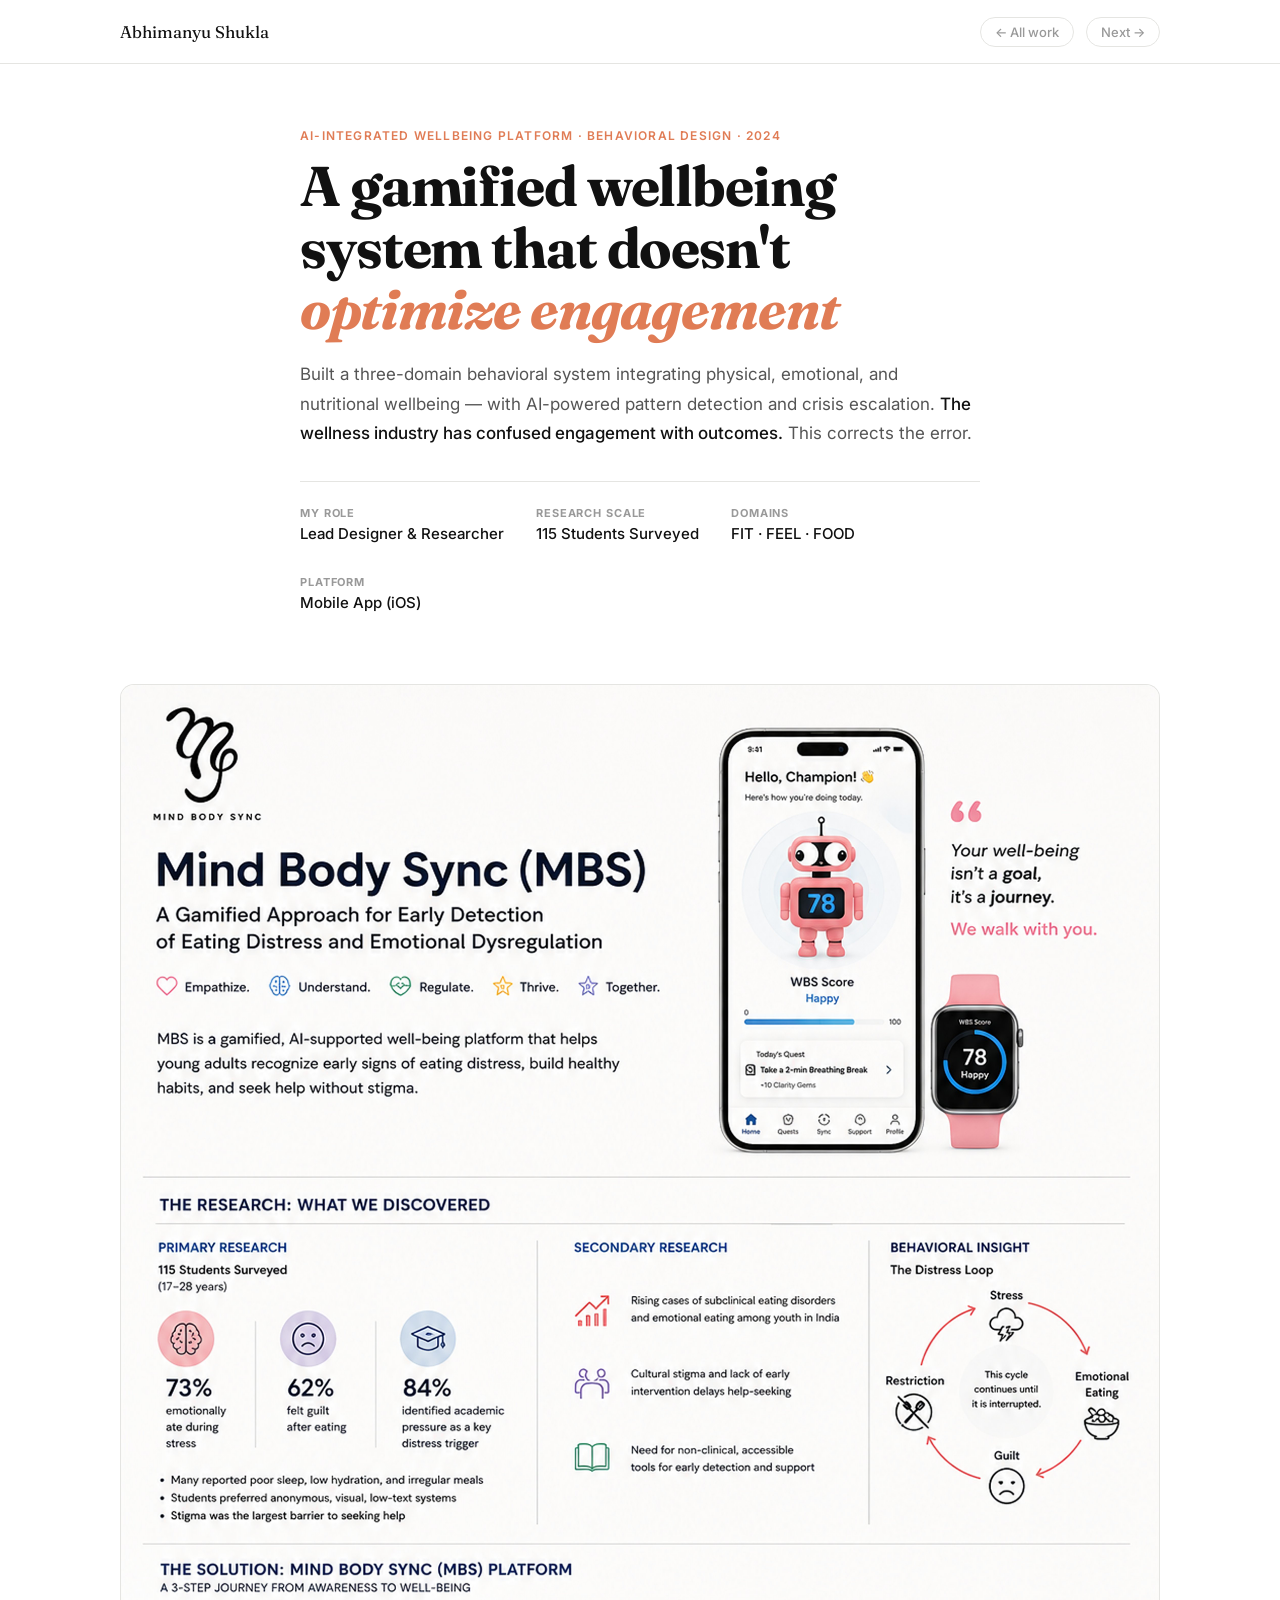
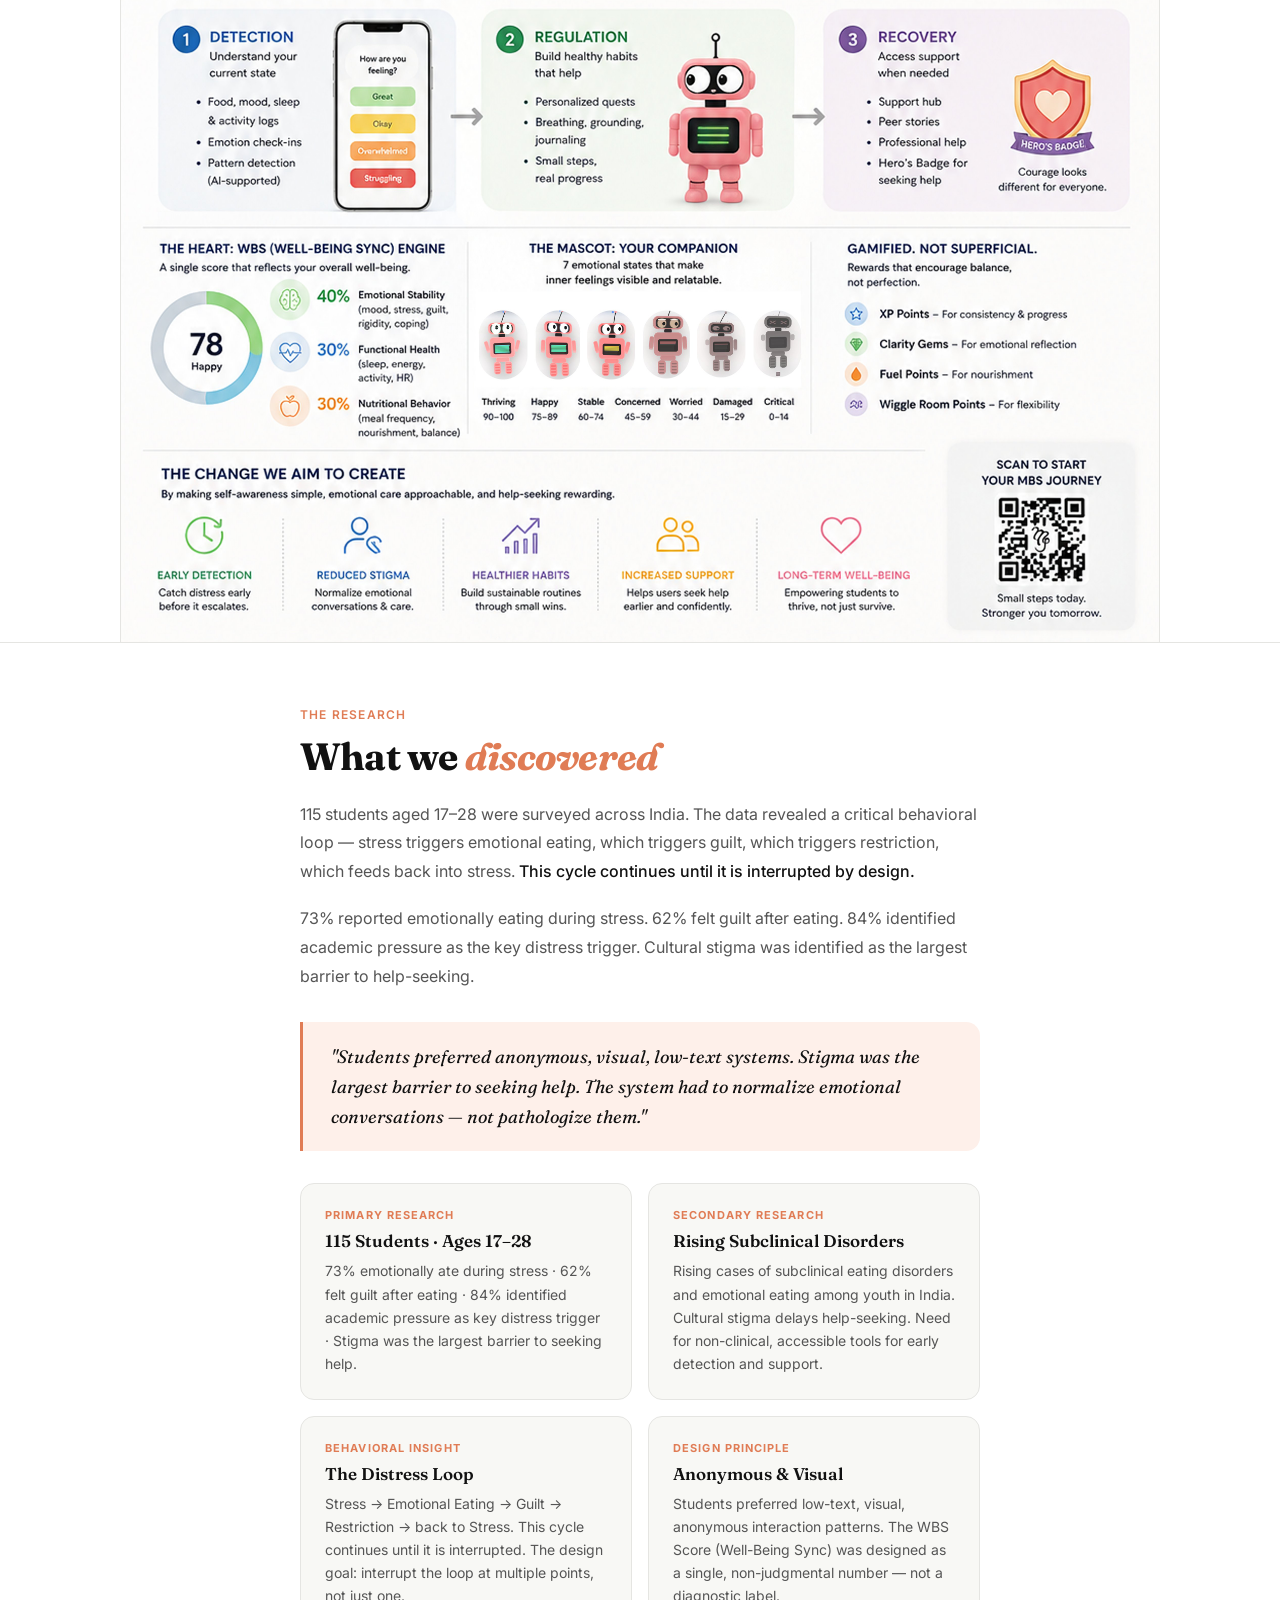
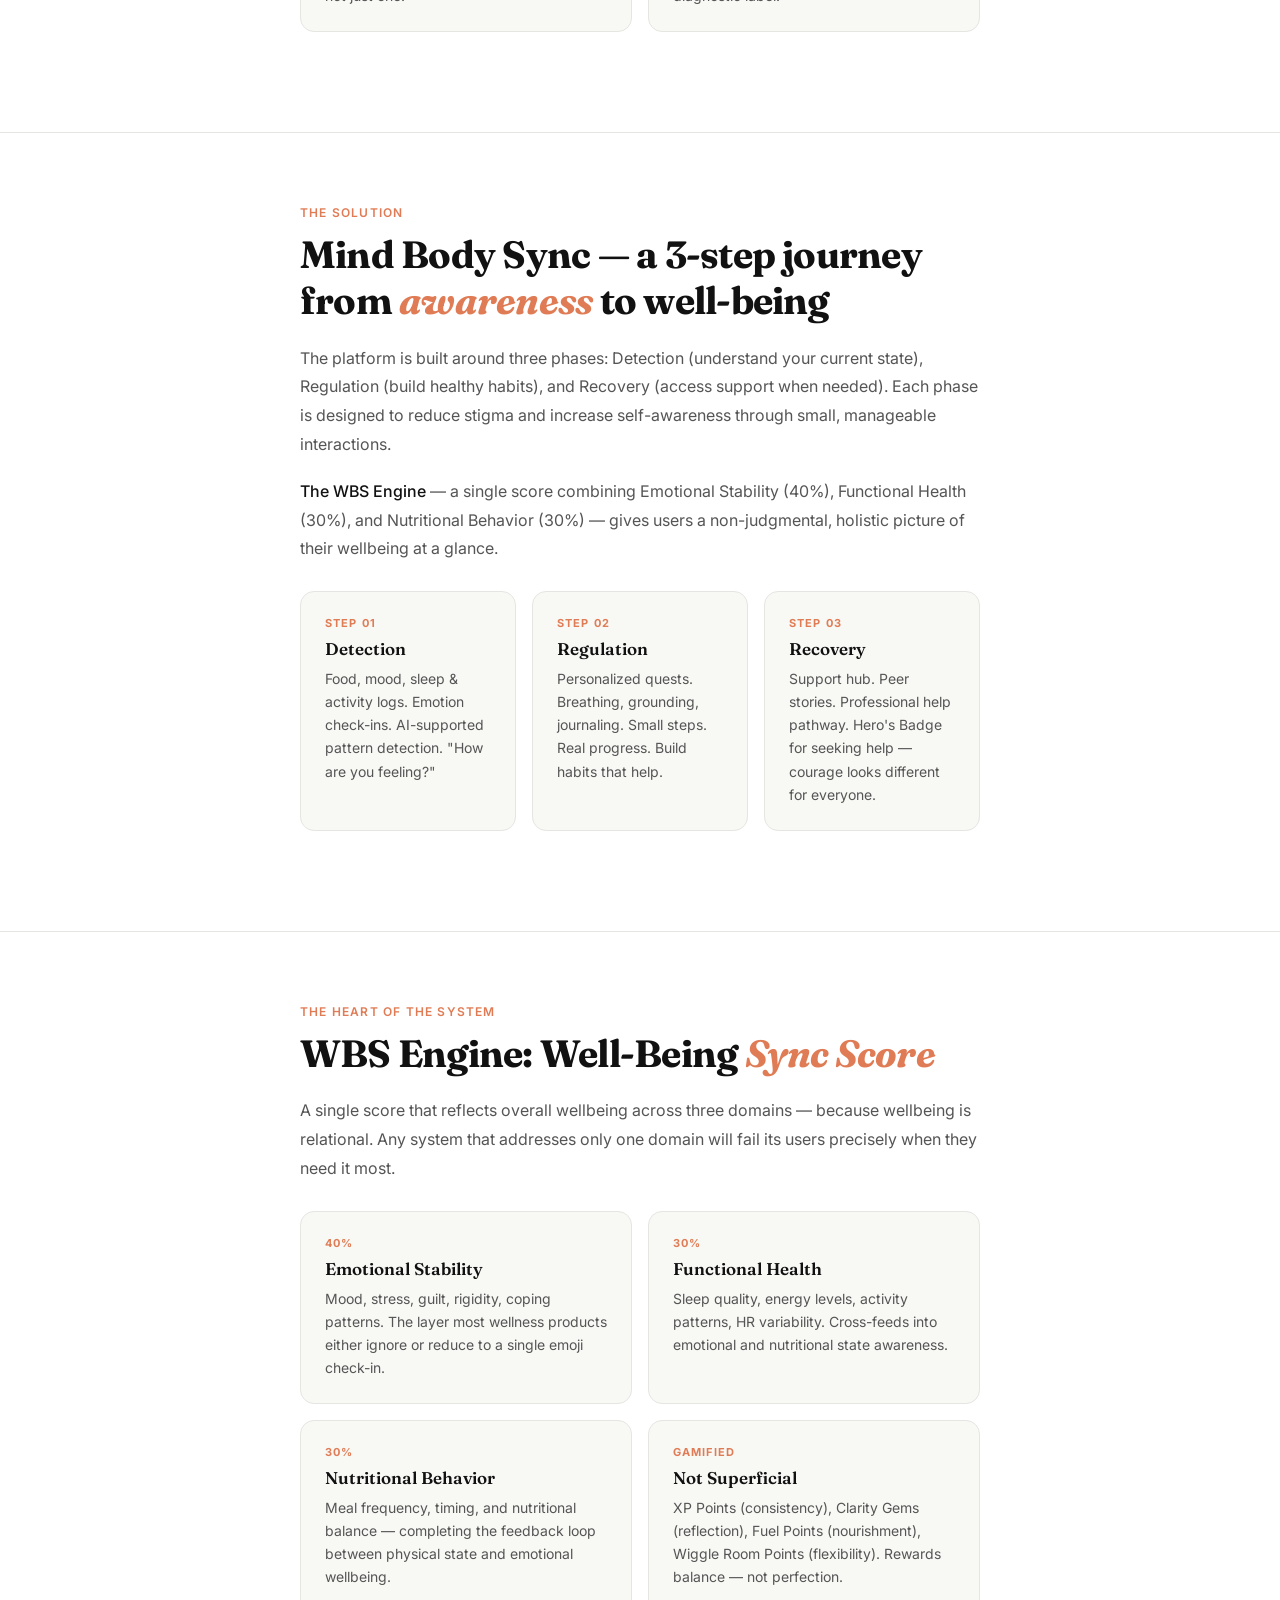
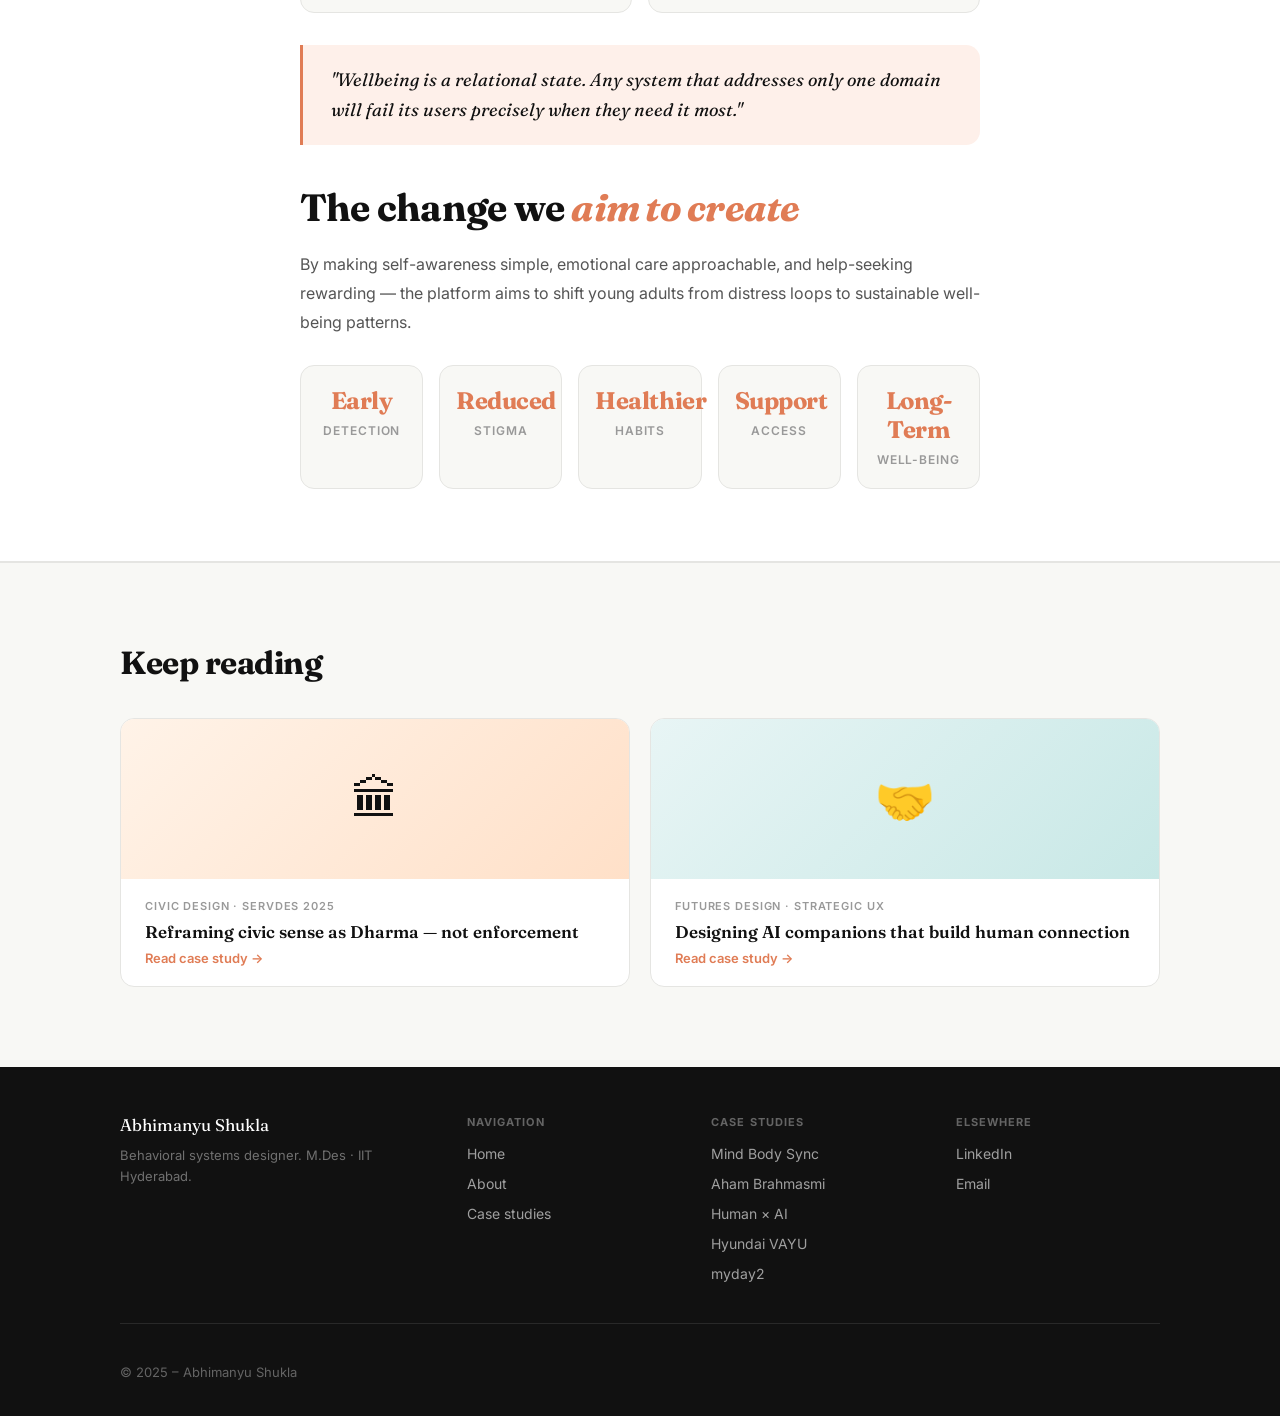
<file: case-mbs.html>
<!DOCTYPE html>
<html lang="en">
<head>
<meta charset="UTF-8">
<meta name="viewport" content="width=device-width, initial-scale=1.0">
<title>Mind Body Sync — Abhimanyu Shukla</title>
<link rel="preconnect" href="https://fonts.googleapis.com">
<link href="https://fonts.googleapis.com/css2?family=Fraunces:ital,opsz,wght@0,9..144,300;0,9..144,400;0,9..144,600;0,9..144,700;1,9..144,300;1,9..144,400;1,9..144,600&family=Inter:wght@300;400;500;600&display=swap" rel="stylesheet">
<style>
:root{--bg:#FFFFFF;--bg-alt:#F8F8F5;--text:#111111;--text-2:#555555;--text-3:#999999;--border:#E5E5E2;--accent:#E07C55;--accent-lt:#FEF0EA;--serif:'Fraunces',Georgia,serif;--sans:'Inter',-apple-system,sans-serif;--max:1120px;--r:14px;}
*,*::before,*::after{margin:0;padding:0;box-sizing:border-box;}
html{scroll-behavior:smooth;}
body{font-family:var(--sans);background:var(--bg);color:var(--text);-webkit-font-smoothing:antialiased;overflow-x:hidden;}
img{max-width:100%;display:block;}
a{color:inherit;text-decoration:none;}
.container{max-width:var(--max);margin:0 auto;padding:0 40px;}
.narrow{max-width:760px;margin:0 auto;padding:0 40px;}

/* NAV */
nav{position:sticky;top:0;background:rgba(255,255,255,0.95);backdrop-filter:blur(20px);border-bottom:1px solid var(--border);z-index:1000;height:64px;}
.nav-inner{max-width:var(--max);margin:0 auto;padding:0 40px;height:100%;display:flex;align-items:center;justify-content:space-between;}
.nav-logo{font-family:var(--serif);font-size:1.05rem;font-weight:400;}
.nav-links{display:flex;align-items:center;gap:32px;list-style:none;}
.nav-links a{font-size:0.875rem;font-weight:500;color:var(--text-2);transition:color 0.15s;}
.nav-links a:hover{color:var(--text);}
.nav-prev-next{display:flex;gap:12px;}
.nav-dir{font-size:0.8125rem;font-weight:500;color:var(--text-3);padding:6px 14px;border:1px solid var(--border);border-radius:100px;transition:all 0.15s;}
.nav-dir:hover{border-color:var(--text-2);color:var(--text);}

/* HERO */
.case-hero{padding:64px 0 0;border-bottom:1px solid var(--border);}
.case-hero-meta{margin-bottom:32px;}
.case-tag{font-size:0.75rem;font-weight:600;color:var(--accent);text-transform:uppercase;letter-spacing:0.1em;margin-bottom:12px;}
.case-h1{font-family:var(--serif);font-size:clamp(32px,5vw,56px);font-weight:700;letter-spacing:-0.02em;line-height:1.1;margin-bottom:20px;}
.case-h1 em{font-style:italic;color:var(--accent);}
.case-lead{font-size:1.0625rem;line-height:1.75;color:var(--text-2);max-width:680px;margin-bottom:32px;}
.case-lead strong{color:var(--text);font-weight:500;}
.meta-row{display:flex;gap:32px;flex-wrap:wrap;padding:24px 0;border-top:1px solid var(--border);margin-top:12px;}
.meta-item{}
.meta-label{font-size:0.6875rem;font-weight:700;color:var(--text-3);text-transform:uppercase;letter-spacing:0.08em;margin-bottom:4px;}
.meta-val{font-size:0.9375rem;font-weight:500;color:var(--text);}

/* HERO IMAGE */
.case-hero-image{margin-top:48px;}
.case-hero-image img{width:100%;border-radius:var(--r) var(--r) 0 0;border:1px solid var(--border);border-bottom:none;}
.case-hero-image-placeholder{background:linear-gradient(135deg,#FFE8E0,#FECFBF);height:480px;border-radius:var(--r) var(--r) 0 0;border:1px solid var(--border);border-bottom:none;display:flex;flex-direction:column;align-items:center;justify-content:center;gap:12px;font-size:5rem;}
.case-hero-image-placeholder p{font-size:0.875rem;color:var(--text-2);font-weight:500;}

/* POSTER — full width display */
.poster-section{padding:0 0 64px;}
.poster-wrap{background:var(--bg-alt);border:1px solid var(--border);border-radius:var(--r);overflow:hidden;padding:24px;}
.poster-wrap img{width:100%;height:auto;border-radius:8px;}

/* CONTENT SECTIONS */
.case-section{padding:72px 0;border-bottom:1px solid var(--border);}
.case-section:last-of-type{border-bottom:none;}
.section-eyebrow{font-size:0.75rem;font-weight:600;color:var(--accent);text-transform:uppercase;letter-spacing:0.1em;margin-bottom:12px;}
.case-section h2{font-family:var(--serif);font-size:clamp(26px,3vw,38px);font-weight:700;letter-spacing:-0.02em;line-height:1.2;margin-bottom:20px;}
.case-section h2 em{font-style:italic;color:var(--accent);}
.case-p{font-size:1rem;line-height:1.8;color:var(--text-2);margin-bottom:18px;}
.case-p strong{color:var(--text);font-weight:500;}
.case-p:last-child{margin-bottom:0;}
.pull-quote{border-left:3px solid var(--accent);padding:20px 28px;margin:32px 0;background:var(--accent-lt);border-radius:0 var(--r) var(--r) 0;}
.pull-quote p{font-family:var(--serif);font-size:1.125rem;font-style:italic;color:var(--text);line-height:1.65;}

/* NODE GRID */
.node-grid{display:grid;grid-template-columns:repeat(2,1fr);gap:16px;margin:28px 0;}
.node{background:var(--bg-alt);border:1px solid var(--border);border-radius:var(--r);padding:24px;}
.node-num{font-size:0.6875rem;font-weight:700;color:var(--accent);text-transform:uppercase;letter-spacing:0.1em;margin-bottom:8px;}
.node-title{font-family:var(--serif);font-size:1.0625rem;font-weight:600;color:var(--text);margin-bottom:8px;}
.node-body{font-size:0.875rem;color:var(--text-2);line-height:1.65;}

/* OUTCOMES */
.outcomes-row{display:flex;gap:16px;margin-top:28px;flex-wrap:wrap;}
.outcome-chip{flex:1;min-width:120px;text-align:center;padding:20px 16px;background:var(--bg-alt);border:1px solid var(--border);border-radius:var(--r);}
.oc-val{font-family:var(--serif);font-size:1.5rem;font-weight:700;color:var(--accent);display:block;margin-bottom:4px;letter-spacing:-0.02em;}
.oc-label{font-size:0.75rem;color:var(--text-3);text-transform:uppercase;letter-spacing:0.08em;font-weight:600;}

/* 2-col layout */
.two-col{display:grid;grid-template-columns:1fr 1fr;gap:48px;align-items:start;}
.two-col-body{display:flex;flex-direction:column;gap:24px;}

/* KEEP READING */
.keep-reading{padding:80px 0;background:var(--bg-alt);border-top:1px solid var(--border);}
.keep-reading h2{font-family:var(--serif);font-size:clamp(22px,2.5vw,32px);font-weight:700;letter-spacing:-0.015em;margin-bottom:36px;}
.kr-grid{display:grid;grid-template-columns:1fr 1fr;gap:20px;}
.kr-card{display:block;background:var(--bg);border:1px solid var(--border);border-radius:var(--r);overflow:hidden;transition:box-shadow 0.2s,transform 0.2s;text-decoration:none;color:inherit;}
.kr-card:hover{box-shadow:0 8px 24px rgba(0,0,0,0.08);transform:translateY(-2px);}
.kr-thumb{height:160px;display:flex;align-items:center;justify-content:center;font-size:3rem;}
.kr-body{padding:20px 24px;}
.kr-tag{font-size:0.6875rem;font-weight:600;color:var(--text-3);text-transform:uppercase;letter-spacing:0.08em;margin-bottom:8px;}
.kr-title{font-family:var(--serif);font-size:1.0625rem;font-weight:600;color:var(--text);margin-bottom:8px;line-height:1.25;}
.kr-link{font-size:0.8125rem;font-weight:600;color:var(--accent);}

/* FOOTER */
footer{background:var(--text);color:white;padding:48px 0 36px;}
.footer-inner{display:grid;grid-template-columns:1.5fr 1fr 1fr 1fr;gap:40px;padding-bottom:40px;margin-bottom:40px;border-bottom:1px solid rgba(255,255,255,0.1);}
.footer-logo{font-family:var(--serif);font-size:1.05rem;color:white;margin-bottom:10px;}
.footer-tagline{font-size:0.8125rem;color:rgba(255,255,255,0.4);line-height:1.6;}
.footer-col-label{font-size:0.6875rem;font-weight:700;color:rgba(255,255,255,0.35);text-transform:uppercase;letter-spacing:0.1em;margin-bottom:14px;}
.footer-links{list-style:none;display:flex;flex-direction:column;gap:10px;}
.footer-links a{font-size:0.875rem;color:rgba(255,255,255,0.6);transition:color 0.15s;}
.footer-links a:hover{color:white;}
.footer-bottom{display:flex;justify-content:space-between;align-items:center;}
.footer-copy{font-size:0.8125rem;color:rgba(255,255,255,0.35);}

@media(max-width:800px){.two-col,.node-grid,.kr-grid{grid-template-columns:1fr;}.footer-inner{grid-template-columns:1fr 1fr;}.container,.narrow{padding:0 24px;}.nav-inner{padding:0 24px;}}
</style>
</head>
<body>

<nav>
  <div class="nav-inner">
    <a href="index.html" class="nav-logo">Abhimanyu Shukla</a>
    <div class="nav-prev-next">
      <a href="index.html" class="nav-dir">← All work</a>
      <a href="case-aham.html" class="nav-dir">Next →</a>
    </div>
  </div>
</nav>

<!-- HERO -->
<section class="case-hero">
  <div class="narrow">
    <div class="case-hero-meta">
      <p class="case-tag">AI-Integrated Wellbeing Platform · Behavioral Design · 2024</p>
      <h1 class="case-h1">A gamified wellbeing system that doesn't <em>optimize engagement</em></h1>
      <p class="case-lead">
        Built a three-domain behavioral system integrating physical, emotional, and nutritional wellbeing — with AI-powered pattern detection and crisis escalation. <strong>The wellness industry has confused engagement with outcomes.</strong> This corrects the error.
      </p>
      <div class="meta-row">
        <div class="meta-item"><div class="meta-label">My Role</div><div class="meta-val">Lead Designer & Researcher</div></div>
        <div class="meta-item"><div class="meta-label">Research Scale</div><div class="meta-val">115 Students Surveyed</div></div>
        <div class="meta-item"><div class="meta-label">Domains</div><div class="meta-val">FIT · FEEL · FOOD</div></div>
        <div class="meta-item"><div class="meta-label">Platform</div><div class="meta-val">Mobile App (iOS)</div></div>
      </div>
    </div>
  </div>
  <!-- POSTER IMAGE — full width below header -->
  <div class="container case-hero-image">
    <!-- Save your MBS infographic as: images/mbs.png.jpg -->
    <img src="images/mbs.png.jpg" alt="Mind Body Sync — Infographic Poster" onerror="this.parentElement.innerHTML='<div class=\'case-hero-image-placeholder\'>🧬<p>Mind Body Sync — Place images/mbs.png.jpg here</p></div>'">
  </div>
</section>

<!-- POSTER SECTION -->
<section class="case-section" style="padding-top:64px;">
  <div class="narrow">
    <p class="section-eyebrow">The Research</p>
    <h2>What we <em>discovered</em></h2>
    <p class="case-p">115 students aged 17–28 were surveyed across India. The data revealed a critical behavioral loop — stress triggers emotional eating, which triggers guilt, which triggers restriction, which feeds back into stress. <strong>This cycle continues until it is interrupted by design.</strong></p>
    <p class="case-p">73% reported emotionally eating during stress. 62% felt guilt after eating. 84% identified academic pressure as the key distress trigger. Cultural stigma was identified as the largest barrier to help-seeking.</p>

    <div class="pull-quote">
      <p>"Students preferred anonymous, visual, low-text systems. Stigma was the largest barrier to seeking help. The system had to normalize emotional conversations — not pathologize them."</p>
    </div>

    <div class="node-grid">
      <div class="node">
        <div class="node-num">Primary Research</div>
        <div class="node-title">115 Students · Ages 17–28</div>
        <div class="node-body">73% emotionally ate during stress · 62% felt guilt after eating · 84% identified academic pressure as key distress trigger · Stigma was the largest barrier to seeking help.</div>
      </div>
      <div class="node">
        <div class="node-num">Secondary Research</div>
        <div class="node-title">Rising Subclinical Disorders</div>
        <div class="node-body">Rising cases of subclinical eating disorders and emotional eating among youth in India. Cultural stigma delays help-seeking. Need for non-clinical, accessible tools for early detection and support.</div>
      </div>
      <div class="node">
        <div class="node-num">Behavioral Insight</div>
        <div class="node-title">The Distress Loop</div>
        <div class="node-body">Stress → Emotional Eating → Guilt → Restriction → back to Stress. This cycle continues until it is interrupted. The design goal: interrupt the loop at multiple points, not just one.</div>
      </div>
      <div class="node">
        <div class="node-num">Design Principle</div>
        <div class="node-title">Anonymous & Visual</div>
        <div class="node-body">Students preferred low-text, visual, anonymous interaction patterns. The WBS Score (Well-Being Sync) was designed as a single, non-judgmental number — not a diagnostic label.</div>
      </div>
    </div>
  </div>
</section>

<section class="case-section">
  <div class="narrow">
    <p class="section-eyebrow">The Solution</p>
    <h2>Mind Body Sync — a 3-step journey from <em>awareness</em> to well-being</h2>
    <p class="case-p">The platform is built around three phases: Detection (understand your current state), Regulation (build healthy habits), and Recovery (access support when needed). Each phase is designed to reduce stigma and increase self-awareness through small, manageable interactions.</p>
    <p class="case-p"><strong>The WBS Engine</strong> — a single score combining Emotional Stability (40%), Functional Health (30%), and Nutritional Behavior (30%) — gives users a non-judgmental, holistic picture of their wellbeing at a glance.</p>

    <div class="node-grid" style="grid-template-columns:repeat(3,1fr);">
      <div class="node">
        <div class="node-num">Step 01</div>
        <div class="node-title">Detection</div>
        <div class="node-body">Food, mood, sleep & activity logs. Emotion check-ins. AI-supported pattern detection. "How are you feeling?"</div>
      </div>
      <div class="node">
        <div class="node-num">Step 02</div>
        <div class="node-title">Regulation</div>
        <div class="node-body">Personalized quests. Breathing, grounding, journaling. Small steps. Real progress. Build habits that help.</div>
      </div>
      <div class="node">
        <div class="node-num">Step 03</div>
        <div class="node-title">Recovery</div>
        <div class="node-body">Support hub. Peer stories. Professional help pathway. Hero's Badge for seeking help — courage looks different for everyone.</div>
      </div>
    </div>
  </div>
</section>

<section class="case-section">
  <div class="narrow">
    <p class="section-eyebrow">The Heart of the System</p>
    <h2>WBS Engine: Well-Being <em>Sync Score</em></h2>
    <p class="case-p">A single score that reflects overall wellbeing across three domains — because wellbeing is relational. Any system that addresses only one domain will fail its users precisely when they need it most.</p>

    <div class="node-grid">
      <div class="node">
        <div class="node-num">40%</div>
        <div class="node-title">Emotional Stability</div>
        <div class="node-body">Mood, stress, guilt, rigidity, coping patterns. The layer most wellness products either ignore or reduce to a single emoji check-in.</div>
      </div>
      <div class="node">
        <div class="node-num">30%</div>
        <div class="node-title">Functional Health</div>
        <div class="node-body">Sleep quality, energy levels, activity patterns, HR variability. Cross-feeds into emotional and nutritional state awareness.</div>
      </div>
      <div class="node">
        <div class="node-num">30%</div>
        <div class="node-title">Nutritional Behavior</div>
        <div class="node-body">Meal frequency, timing, and nutritional balance — completing the feedback loop between physical state and emotional wellbeing.</div>
      </div>
      <div class="node">
        <div class="node-num">Gamified</div>
        <div class="node-title">Not Superficial</div>
        <div class="node-body">XP Points (consistency), Clarity Gems (reflection), Fuel Points (nourishment), Wiggle Room Points (flexibility). Rewards balance — not perfection.</div>
      </div>
    </div>

    <div class="pull-quote" style="margin-top:32px;">
      <p>"Wellbeing is a relational state. Any system that addresses only one domain will fail its users precisely when they need it most."</p>
    </div>

    <h2 style="margin-top:40px;">The change we <em>aim to create</em></h2>
    <p class="case-p">By making self-awareness simple, emotional care approachable, and help-seeking rewarding — the platform aims to shift young adults from distress loops to sustainable well-being patterns.</p>
    <div class="outcomes-row">
      <div class="outcome-chip"><span class="oc-val">Early</span><span class="oc-label">Detection</span></div>
      <div class="outcome-chip"><span class="oc-val">Reduced</span><span class="oc-label">Stigma</span></div>
      <div class="outcome-chip"><span class="oc-val">Healthier</span><span class="oc-label">Habits</span></div>
      <div class="outcome-chip"><span class="oc-val">Support</span><span class="oc-label">Access</span></div>
      <div class="outcome-chip"><span class="oc-val">Long-Term</span><span class="oc-label">Well-Being</span></div>
    </div>
  </div>
</section>

<!-- KEEP READING -->
<section class="keep-reading">
  <div class="container">
    <h2>Keep reading</h2>
    <div class="kr-grid">
      <a href="case-aham.html" class="kr-card">
        <div class="kr-thumb" style="background:linear-gradient(135deg,#FFF3E8,#FFE0C8);">🏛</div>
        <div class="kr-body">
          <div class="kr-tag">Civic Design · ServDes 2025</div>
          <div class="kr-title">Reframing civic sense as Dharma — not enforcement</div>
          <div class="kr-link">Read case study →</div>
        </div>
      </a>
      <a href="case-humanai.html" class="kr-card">
        <div class="kr-thumb" style="background:linear-gradient(135deg,#E8F5F5,#C8E8E6);">🤝</div>
        <div class="kr-body">
          <div class="kr-tag">Futures Design · Strategic UX</div>
          <div class="kr-title">Designing AI companions that build human connection</div>
          <div class="kr-link">Read case study →</div>
        </div>
      </a>
    </div>
  </div>
</section>

<footer>
  <div class="container">
    <div class="footer-inner">
      <div><div class="footer-logo">Abhimanyu Shukla</div><p class="footer-tagline">Behavioral systems designer. M.Des · IIT Hyderabad.</p></div>
      <div><p class="footer-col-label">Navigation</p><ul class="footer-links"><li><a href="index.html">Home</a></li><li><a href="index.html#about">About</a></li><li><a href="index.html#case-studies">Case studies</a></li></ul></div>
      <div><p class="footer-col-label">Case Studies</p><ul class="footer-links"><li><a href="case-mbs.html">Mind Body Sync</a></li><li><a href="case-aham.html">Aham Brahmasmi</a></li><li><a href="case-humanai.html">Human × AI</a></li><li><a href="case-vayu.html">Hyundai VAYU</a></li><li><a href="case-myday2.html">myday2</a></li></ul></div>
      <div><p class="footer-col-label">Elsewhere</p><ul class="footer-links"><li><a href="https://www.linkedin.com/in/abhimanyushukla17/" target="_blank">LinkedIn</a></li><li><a href="mailto:abhimanyushukla1709@gmail.com">Email</a></li></ul></div>
    </div>
    <div class="footer-bottom"><p class="footer-copy">© 2025 – Abhimanyu Shukla</p></div>
  </div>
</footer>
</body>
</html>
</file>
